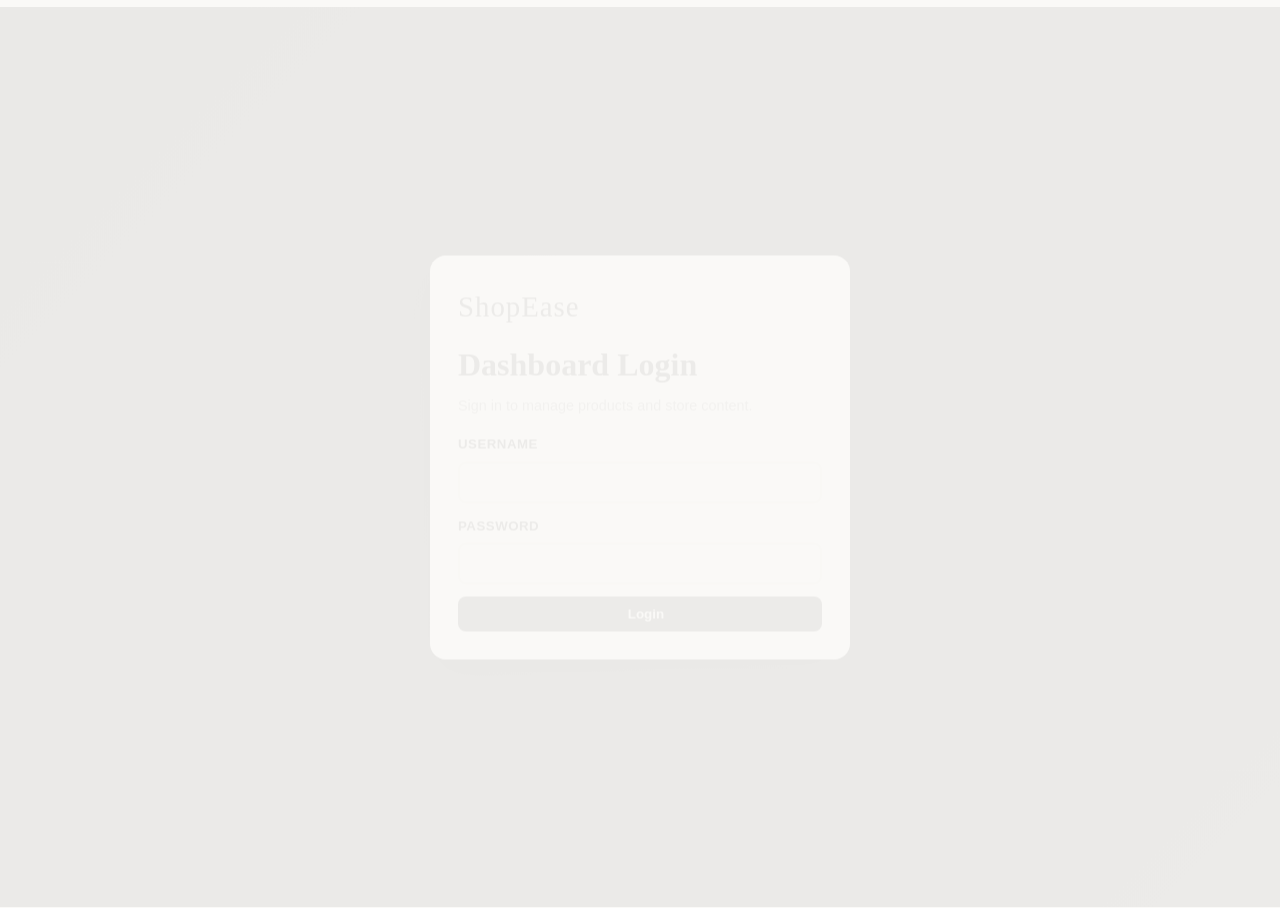
<file: github-repo/admin.html>
<!DOCTYPE html>
<html lang="en">
<head>
  <meta charset="UTF-8" />
  <meta name="viewport" content="width=device-width, initial-scale=1.0" />
  <title>Admin Dashboard - ShopEase</title>
  <link href="https://fonts.googleapis.com/css2?family=Playfair+Display:ital,wght@0,600;0,700;1,600&family=Lato:wght@400;600;700&display=swap" rel="stylesheet" />
  <link rel="stylesheet" href="https://cdnjs.cloudflare.com/ajax/libs/font-awesome/6.4.0/css/all.min.css" />
  <link rel="stylesheet" href="style.css" />
</head>
<body>
  <header class="header">
    <div class="top-bar">Professional Ecommerce Admin Panel</div>
    <nav class="nav-main container">
      <a href="index.html" class="logo">Shop<span>Ease</span></a>
      <ul class="nav-links">
        <li><a href="index.html">Home</a></li>
        <li><a href="shop.html">Shop</a></li>
      </ul>
      <button class="cart-btn" id="adminLogoutBtn" type="button">
        <i class="fas fa-right-from-bracket"></i> Logout
      </button>
    </nav>
  </header>

  <main class="admin-page" id="adminApp">
    <div class="container admin-shell">
      <aside class="admin-sidebar">
        <h2>Dashboard</h2>
        <button class="admin-nav-btn active" data-tab="overview"><i class="fas fa-chart-line"></i> Overview</button>
        <button class="admin-nav-btn" data-tab="products"><i class="fas fa-box"></i> Products</button>
        <button class="admin-nav-btn" data-tab="orders"><i class="fas fa-bag-shopping"></i> Orders</button>
        <button class="admin-nav-btn" data-tab="reviews"><i class="fas fa-star"></i> Reviews</button>
        <button class="admin-nav-btn" data-tab="customize"><i class="fas fa-sliders"></i> Customize</button>
      </aside>

      <section class="admin-content">
        <div class="admin-tab-panel" data-tab-panel="overview">
          <div class="admin-stats-grid admin-kpi-grid">
            <div class="admin-stat-card"><span>Total Revenue</span><strong id="kpiRevenue">Rs. 0</strong></div>
            <div class="admin-stat-card"><span>Total Orders</span><strong id="kpiOrders">0</strong></div>
            <div class="admin-stat-card"><span>Total Products</span><strong id="kpiProducts">0</strong></div>
            <div class="admin-stat-card"><span>Pending Orders</span><strong id="kpiPending">0</strong></div>
            <div class="admin-stat-card"><span>Delivered Orders</span><strong id="kpiDelivered">0</strong></div>
            <div class="admin-stat-card"><span>Categories</span><strong id="kpiCategories">0</strong></div>
            <div class="admin-stat-card"><span>Average Order</span><strong id="kpiAvgOrder">Rs. 0</strong></div>
            <div class="admin-stat-card"><span>Low Stock Items</span><strong id="kpiLowStock">0</strong></div>
          </div>
          <div class="admin-overview-grid">
            <section class="admin-panel">
              <h2>Order Status Overview</h2>
              <div class="admin-status-chart" id="overviewStatusChart"></div>
            </section>
            <section class="admin-panel">
              <h2>Top Performing Products</h2>
              <div class="admin-top-products" id="overviewTopProducts"></div>
            </section>
          </div>
          <section class="admin-panel">
            <h2>Data Recovery</h2>
            <p class="admin-hint">If product pages break because of corrupted or oversized saved product data, use this to restore clean default products.</p>
            <button type="button" class="btn-admin btn-admin-danger" id="resetProductsBtn">
              <i class="fas fa-triangle-exclamation"></i> Reset Product Data
            </button>
          </section>
        </div>

        <div class="admin-tab-panel" data-tab-panel="products" style="display:none;">
          <div class="admin-layout products-layout">
            <section class="admin-panel">
              <div class="admin-table-head">
                <h2>Products List</h2>
                <div class="admin-reviews-filters">
                  <button type="button" class="btn-admin btn-admin-primary" id="adminOpenNewProductBtn">
                    <i class="fas fa-plus"></i> Add New Product
                  </button>
                  <div class="shop-search">
                    <input id="adminSearch" type="text" placeholder="Search by name, category, ID, SKU..." />
                    <button type="button"><i class="fas fa-search"></i></button>
                  </div>
                </div>
              </div>
              <div class="admin-table-wrap">
                <table class="admin-table">
                  <thead>
                    <tr>
                      <th>ID</th>
                      <th>Product</th>
                      <th>Price</th>
                      <th>Stock</th>
                      <th>Original</th>
                      <th>Rating</th>
                      <th>Actions</th>
                    </tr>
                  </thead>
                  <tbody id="adminProductsTableBody"></tbody>
                </table>
                <div class="admin-empty" id="adminEmptyState">No products found.</div>
              </div>
            </section>

            <section class="admin-panel admin-product-editor-panel" id="adminProductEditorPanel">
              <div class="admin-editor-head">
                <h2>Product Editor</h2>
                <button type="button" class="btn-admin btn-admin-light admin-editor-toggle" id="adminProductEditorToggleBtn" aria-expanded="false" aria-controls="adminProductEditorBody">
                  <i class="fas fa-chevron-down"></i>
                </button>
              </div>
              <div class="admin-editor-body" id="adminProductEditorBody">
                <p id="adminEditingHint" class="admin-hint">Creating a new product</p>
                <form id="adminProductForm" class="admin-form admin-form-enhanced">
                <div class="form-group">
                  <label for="productName">Product Name</label>
                  <input id="productName" type="text" required />
                </div>
                <div class="form-row">
                  <div class="form-group">
                    <label for="productCategory">Category</label>
                    <select id="productCategory" required>
                      <option value="mens">Men's Wear</option>
                      <option value="womens">Women's Wear</option>
                      <option value="kids">Kids' Wear</option>
                      <option value="accessories">Accessories</option>
                      <option value="unstitched">Unstitched</option>
                      <option value="shoes">Shoes</option>
                    </select>
                  </div>
                  <div class="form-group">
                    <label for="productBadge">Badge</label>
                    <select id="productBadge" required>
                      <option value="new">New</option>
                      <option value="sale">Sale</option>
                    </select>
                  </div>
                </div>
                <div class="form-row">
                  <div class="form-group">
                    <label for="productPrice">Price</label>
                    <input id="productPrice" type="number" min="1" required />
                  </div>
                  <div class="form-group">
                    <label for="productOriginalPrice">Original Price</label>
                    <input id="productOriginalPrice" type="number" min="1" required />
                  </div>
                </div>
                <div class="form-row">
                  <div class="form-group">
                    <label for="productStock">Stock</label>
                    <input id="productStock" type="number" min="0" value="25" required />
                  </div>
                  <div class="form-group">
                    <label for="productSku">SKU</label>
                    <input id="productSku" type="text" placeholder="SE-0001" />
                  </div>
                </div>
                <div class="form-row">
                  <div class="form-group">
                    <label for="productRating">Rating (1 - 5)</label>
                    <input id="productRating" type="number" min="1" max="5" step="0.1" required />
                  </div>
                  <div class="form-group">
                    <label for="productReviews">Reviews Count</label>
                    <input id="productReviews" type="number" min="0" required />
                  </div>
                </div>
                <div class="form-group">
                  <label for="productImage">Image URL</label>
                  <input id="productImage" type="url" required />
                </div>
                <div class="form-group">
                  <label for="productGalleryUpload">Upload Multiple Images</label>
                  <input id="productGalleryUpload" type="file" accept="image/*" multiple />
                </div>
                <div class="form-group">
                  <label for="productGalleryUrl">Add Gallery Image URL</label>
                  <div class="admin-inline-inputs">
                    <input id="productGalleryUrl" type="url" placeholder="https://example.com/image.jpg" />
                    <button class="btn-admin btn-admin-light" type="button" id="addGalleryUrlBtn"><i class="fas fa-plus"></i> Add</button>
                  </div>
                </div>
                <div class="form-group">
                  <label>Gallery Images (Arrange order)</label>
                  <div class="admin-gallery-list" id="adminGalleryList"></div>
                </div>
                <div class="form-group">
                  <label for="productDescription">Description</label>
                  <textarea id="productDescription" rows="4" required></textarea>
                </div>
                <div class="form-group">
                  <label for="productHighlights">About This Item Points (one per line)</label>
                  <textarea id="productHighlights" rows="4" placeholder="Premium quality material with comfortable all-day feel.&#10;Designed for style, durability, and easy maintenance."></textarea>
                </div>
                <div class="admin-form-actions">
                  <button type="submit" class="btn-admin btn-admin-primary"><i class="fas fa-plus"></i> Add Product</button>
                  <button type="button" class="btn-admin btn-admin-light" id="resetProductForm"><i class="fas fa-rotate-left"></i> Reset</button>
                </div>
                </form>
              </div>
            </section>

            <section class="admin-panel admin-product-editor-panel">
              <div class="admin-editor-head">
                <h2>Product Categories</h2>
                <button type="button" class="btn-admin btn-admin-light admin-editor-toggle" id="adminCategoryToggleBtn" aria-expanded="false" aria-controls="adminCategoryBody">
                  <i class="fas fa-chevron-down"></i>
                </button>
              </div>
              <div class="admin-editor-body" id="adminCategoryBody">
                <div class="form-row">
                  <div class="form-group">
                    <label for="cmsCategoryLabel">Category Label</label>
                    <input id="cmsCategoryLabel" type="text" placeholder="e.g. Formal Wear" />
                  </div>
                  <div class="form-group">
                    <label for="cmsCategorySlug">Category Slug</label>
                    <input id="cmsCategorySlug" type="text" placeholder="e.g. formal-wear" />
                  </div>
                </div>
                <div class="admin-form-actions" style="margin-top:0;">
                  <button type="button" class="btn-admin btn-admin-light" id="cmsAddCategoryBtn"><i class="fas fa-plus"></i> Add Category</button>
                </div>
                <div class="admin-simple-list" id="cmsCategoryList"></div>
              </div>
            </section>
          </div>
        </div>

        <div class="admin-tab-panel" data-tab-panel="orders" style="display:none;">
          <section class="admin-panel">
            <div class="admin-table-head">
              <h2>Orders Management <span class="admin-subtext" id="adminOrdersCount">0 orders</span></h2>
              <div class="admin-reviews-filters">
                <select id="adminOrderStatusFilter" class="admin-order-status-select">
                  <option value="all">All Statuses</option>
                  <option value="Pending">Pending</option>
                  <option value="Processing">Processing</option>
                  <option value="Shipped">Shipped</option>
                  <option value="Delivered">Delivered</option>
                  <option value="Cancelled">Cancelled</option>
                </select>
                <div class="shop-search">
                  <input id="adminOrderSearch" type="text" placeholder="Search by order ID, name, phone, status..." />
                  <button type="button"><i class="fas fa-search"></i></button>
                </div>
              </div>
            </div>
            <div class="admin-table-wrap">
              <table class="admin-table">
                <thead>
                  <tr>
                    <th>Order ID</th>
                    <th>Customer</th>
                    <th>Items</th>
                    <th>Total</th>
                    <th>Date</th>
                    <th>Status</th>
                    <th>Update</th>
                    <th>View</th>
                  </tr>
                </thead>
                <tbody id="adminOrdersTableBody"></tbody>
              </table>
              <div class="admin-empty" id="adminOrdersEmptyState">No orders found.</div>
            </div>
          </section>
        </div>

        <div class="admin-tab-panel" data-tab-panel="reviews" style="display:none;">
          <section class="admin-panel">
            <div class="admin-table-head">
              <h2>Reviews Moderation <span class="admin-subtext" id="adminReviewsCount">0 reviews</span></h2>
              <div class="admin-reviews-filters">
                <select id="adminReviewProductFilter" class="admin-order-status-select">
                  <option value="all">All Products</option>
                </select>
                <div class="shop-search">
                  <input id="adminReviewSearch" type="text" placeholder="Search by product, reviewer, status..." />
                  <button type="button"><i class="fas fa-search"></i></button>
                </div>
              </div>
            </div>
            <div class="admin-table-wrap">
              <table class="admin-table">
                <thead>
                  <tr>
                    <th>Product</th>
                    <th>Reviewer</th>
                    <th>Rating</th>
                    <th>Status</th>
                    <th>Date</th>
                    <th>Actions</th>
                  </tr>
                </thead>
                <tbody id="adminReviewsTableBody"></tbody>
              </table>
              <div class="admin-empty" id="adminReviewsEmptyState">No reviews found.</div>
            </div>
          </section>
        </div>

        <div class="admin-tab-panel" data-tab-panel="customize" style="display:none;">
          <section class="admin-panel">
            <h2>Site Identity</h2>
            <div class="form-row">
              <div class="form-group">
                <label for="cmsSiteName">Website Name</label>
                <input id="cmsSiteName" type="text" />
              </div>
              <div class="form-group">
                <label for="cmsSlogan">Slogan</label>
                <input id="cmsSlogan" type="text" />
              </div>
            </div>
            <div class="form-row">
              <div class="form-group">
                <label for="cmsTopBarText">Top News Bar Text</label>
                <input id="cmsTopBarText" type="text" placeholder="Enter top bar announcement text" />
              </div>
              <div class="form-group">
                <label for="cmsTopBarEnabled">Top News Bar</label>
                <div class="admin-checkbox-row">
                  <input id="cmsTopBarEnabled" type="checkbox" class="admin-theme-checkbox" />
                  <span>Enable top news bar</span>
                </div>
              </div>
            </div>
            <div class="form-row">
              <div class="form-group">
                <label for="cmsPhone">Phone</label>
                <input id="cmsPhone" type="text" placeholder="e.g. 0300-1234567" />
              </div>
              <div class="form-group">
                <label for="cmsEmail">Email Address</label>
                <input id="cmsEmail" type="text" placeholder="e.g. support@shopease.pk" />
              </div>
            </div>
            <div class="form-row">
              <div class="form-group">
                <label for="cmsCurrencyPreset">Country & Currency</label>
                <select id="cmsCurrencyPreset"></select>
              </div>
            </div>
            <div class="form-group">
              <label for="cmsOfficeAddress">Office Address</label>
              <input id="cmsOfficeAddress" type="text" placeholder="e.g. Clifton Block 5, Karachi, Sindh, Pakistan" />
            </div>
            <div class="form-group">
              <label for="cmsFooterBrandText">Footer Brand Text</label>
              <input id="cmsFooterBrandText" type="text" placeholder="Text shown below site name in footer" />
            </div>
            <div class="form-group">
              <label for="cmsLogoUpload">Upload Logo</label>
              <input id="cmsLogoUpload" type="file" accept="image/*" />
              <div id="cmsLogoPreview" class="admin-logo-preview"></div>
            </div>
          </section>

          <section class="admin-panel" style="margin-top:14px;">
            <button type="button" class="btn-admin btn-admin-primary" id="cmsSaveAllBtn"><i class="fas fa-floppy-disk"></i> Save All Customization</button>
          </section>
        </div>
      </section>
    </div>
  </main>

  <div class="toast" id="toast">
    <i class="fas fa-check-circle"></i>
    <span>Saved</span>
  </div>

  <div class="admin-modal-backdrop" id="orderDetailsModal">
    <div class="admin-modal">
      <div class="admin-modal-head">
        <h3>Order Details</h3>
        <button class="btn-admin btn-admin-light" type="button" id="closeOrderModalBtn"><i class="fas fa-xmark"></i> Close</button>
      </div>
      <div class="admin-modal-body" id="orderDetailsContent"></div>
    </div>
  </div>

  <div class="admin-modal-backdrop" id="reviewDetailsModal">
    <div class="admin-modal">
      <div class="admin-modal-head">
        <h3>Review Details</h3>
        <button class="btn-admin btn-admin-light" type="button" id="closeReviewModalBtn"><i class="fas fa-xmark"></i> Close</button>
      </div>
      <div class="admin-modal-body" id="reviewDetailsContent"></div>
    </div>
  </div>

  <script src="script.js"></script>
</body>
</html>
</file>
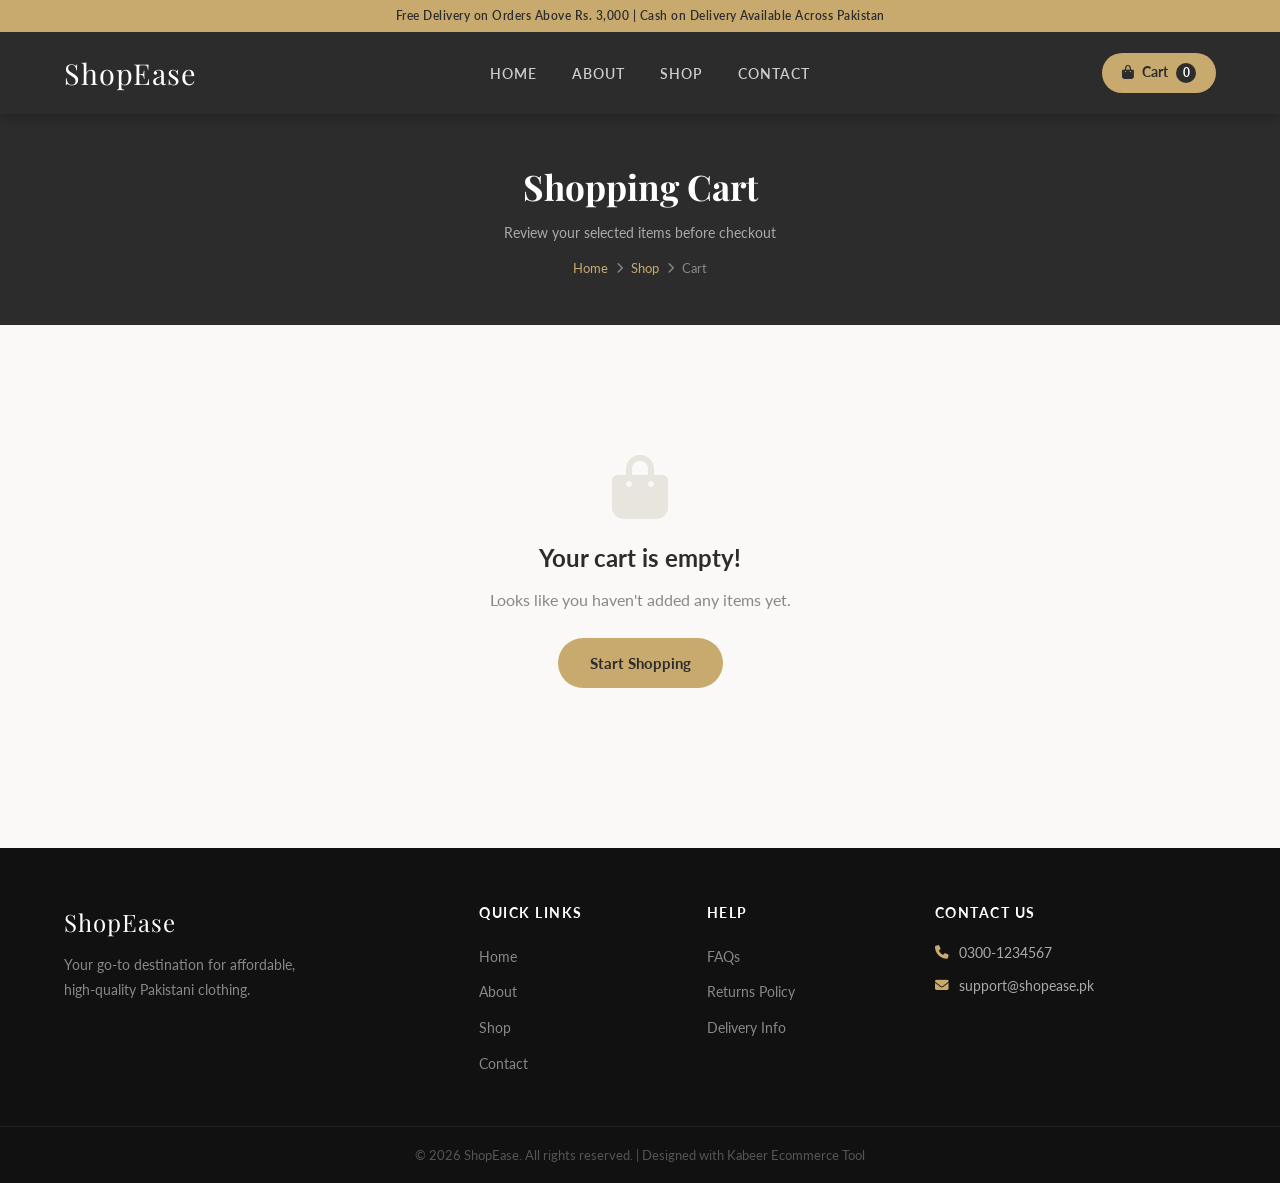
<file: github-repo/cart.html>
<!DOCTYPE html>
<html lang="en">
<head>
  <meta charset="UTF-8" />
  <meta name="viewport" content="width=device-width, initial-scale=1.0" />
  <title>My Cart - ShopEase Pakistan</title>
  <link href="https://fonts.googleapis.com/css2?family=Playfair+Display:ital,wght@0,600;0,700;1,600&family=Lato:wght@400;600;700&display=swap" rel="stylesheet" />
  <link rel="stylesheet" href="https://cdnjs.cloudflare.com/ajax/libs/font-awesome/6.4.0/css/all.min.css" />
  <link rel="stylesheet" href="style.css" />
</head>
<body>

  <!-- ===================== HEADER ===================== -->
  <header class="header">
    <div class="top-bar">
      🚚 Free Delivery on Orders Above Rs. 3,000 &nbsp;|&nbsp; Cash on Delivery Available Across Pakistan
    </div>
    <nav class="nav-main container">
      <a href="index.html" class="logo">Shop<span>Ease</span></a>
      <ul class="nav-links">
        <li><a href="index.html">Home</a></li>
        <li><a href="about.html">About</a></li>
        <li><a href="shop.html">Shop</a></li>
        <li><a href="contact.html">Contact</a></li>
      </ul>
      <a href="cart.html" class="cart-btn">
        <i class="fas fa-shopping-bag"></i>
        Cart
        <span class="cart-badge" id="cartBadge">0</span>
      </a>
    </nav>
  </header>

  <!-- ===================== PAGE BANNER ===================== -->
  <section class="page-banner">
    <div class="container">
      <h1>Shopping Cart</h1>
      <p>Review your selected items before checkout</p>
      <!-- Breadcrumb navigation -->
      <div class="breadcrumb">
        <a href="index.html">Home</a>
        <i class="fas fa-chevron-right" style="font-size:0.7rem"></i>
        <a href="shop.html">Shop</a>
        <i class="fas fa-chevron-right" style="font-size:0.7rem"></i>
        <span>Cart</span>
      </div>
    </div>
  </section>

  <!-- ===================== CART CONTENT ===================== -->
  <main class="cart-page">
    <div class="container">

      <!-- Cart layout: two columns — items left, summary right -->
      <div class="cart-layout" id="cartLayout">

        <!-- Left column: list of cart items -->
        <div class="cart-items-col">
          <h2>Your Items</h2>
          <!-- Cart items are loaded here by JavaScript -->
          <div id="cartItems"></div>
        </div>

        <!-- Right column: order summary + checkout -->
        <div class="cart-summary">
          <h3>Order Summary</h3>

          <!-- Price rows -->
          <div class="summary-row">
            <span>Subtotal:</span>
            <span id="subtotal">Rs. 0</span>
          </div>
          <div class="summary-row">
            <span>Shipping:</span>
            <span id="shipping">Rs. 0</span>
          </div>
          <div class="summary-row total">
            <span>Grand Total:</span>
            <span id="grandTotal">Rs. 200</span>
          </div>

          <!-- Payment method — only COD is available -->
          <div class="cod-box">
            <i class="fas fa-money-bill-wave"></i>
            <div>
              <strong>Cash on Delivery</strong>
              <p>Pay in cash when your order arrives. No card needed!</p>
            </div>
          </div>

          <!-- Proceed to checkout button — goes to order form page -->
          <a href="order.html" class="btn-checkout">
            Proceed to Checkout <i class="fas fa-arrow-right"></i>
          </a>

          <!-- Continue shopping link -->
          <a href="shop.html" class="continue-link">
            <i class="fas fa-arrow-left"></i> Continue Shopping
          </a>
        </div>

      </div>

      <!-- Empty cart message (shown when cart has no items) -->
      <div class="empty-cart" id="emptyCart" style="display:none">
        <i class="fas fa-shopping-bag"></i>
        <h3>Your cart is empty!</h3>
        <p>Looks like you haven't added any items yet.</p>
        <a href="shop.html" class="btn-primary">Start Shopping</a>
      </div>

    </div>
  </main>

  <!-- ===================== FOOTER ===================== -->
  <footer class="footer">
    <div class="container footer-grid">
      <div class="footer-brand">
        <a href="index.html" class="logo">Shop<span>Ease</span></a>
        <p>Your go-to destination for affordable, high-quality Pakistani clothing.</p>
      </div>
      <div class="footer-col">
        <h4>Quick Links</h4>
        <ul>
          <li><a href="index.html">Home</a></li>
          <li><a href="about.html">About Us</a></li>
          <li><a href="shop.html">Shop</a></li>
          <li><a href="contact.html">Contact</a></li>
        </ul>
      </div>
      <div class="footer-col">
        <h4>Help</h4>
        <ul>
          <li><a href="contact.html">FAQs</a></li>
          <li><a href="contact.html">Returns Policy</a></li>
          <li><a href="contact.html">Delivery Info</a></li>
        </ul>
      </div>
      <div class="footer-col">
        <h4>Contact Us</h4>
        <div class="footer-contact-item"><i class="fas fa-phone"></i><span>0300-1234567</span></div>
        <div class="footer-contact-item"><i class="fas fa-envelope"></i><span>support@shopease.pk</span></div>
      </div>
    </div>
    <div class="footer-bottom">
      <p>&copy; 2026 ShopEase Pakistan. All rights reserved.</p>
    </div>
  </footer>

  <script src="script.js"></script>

</body>
</html>
</file>
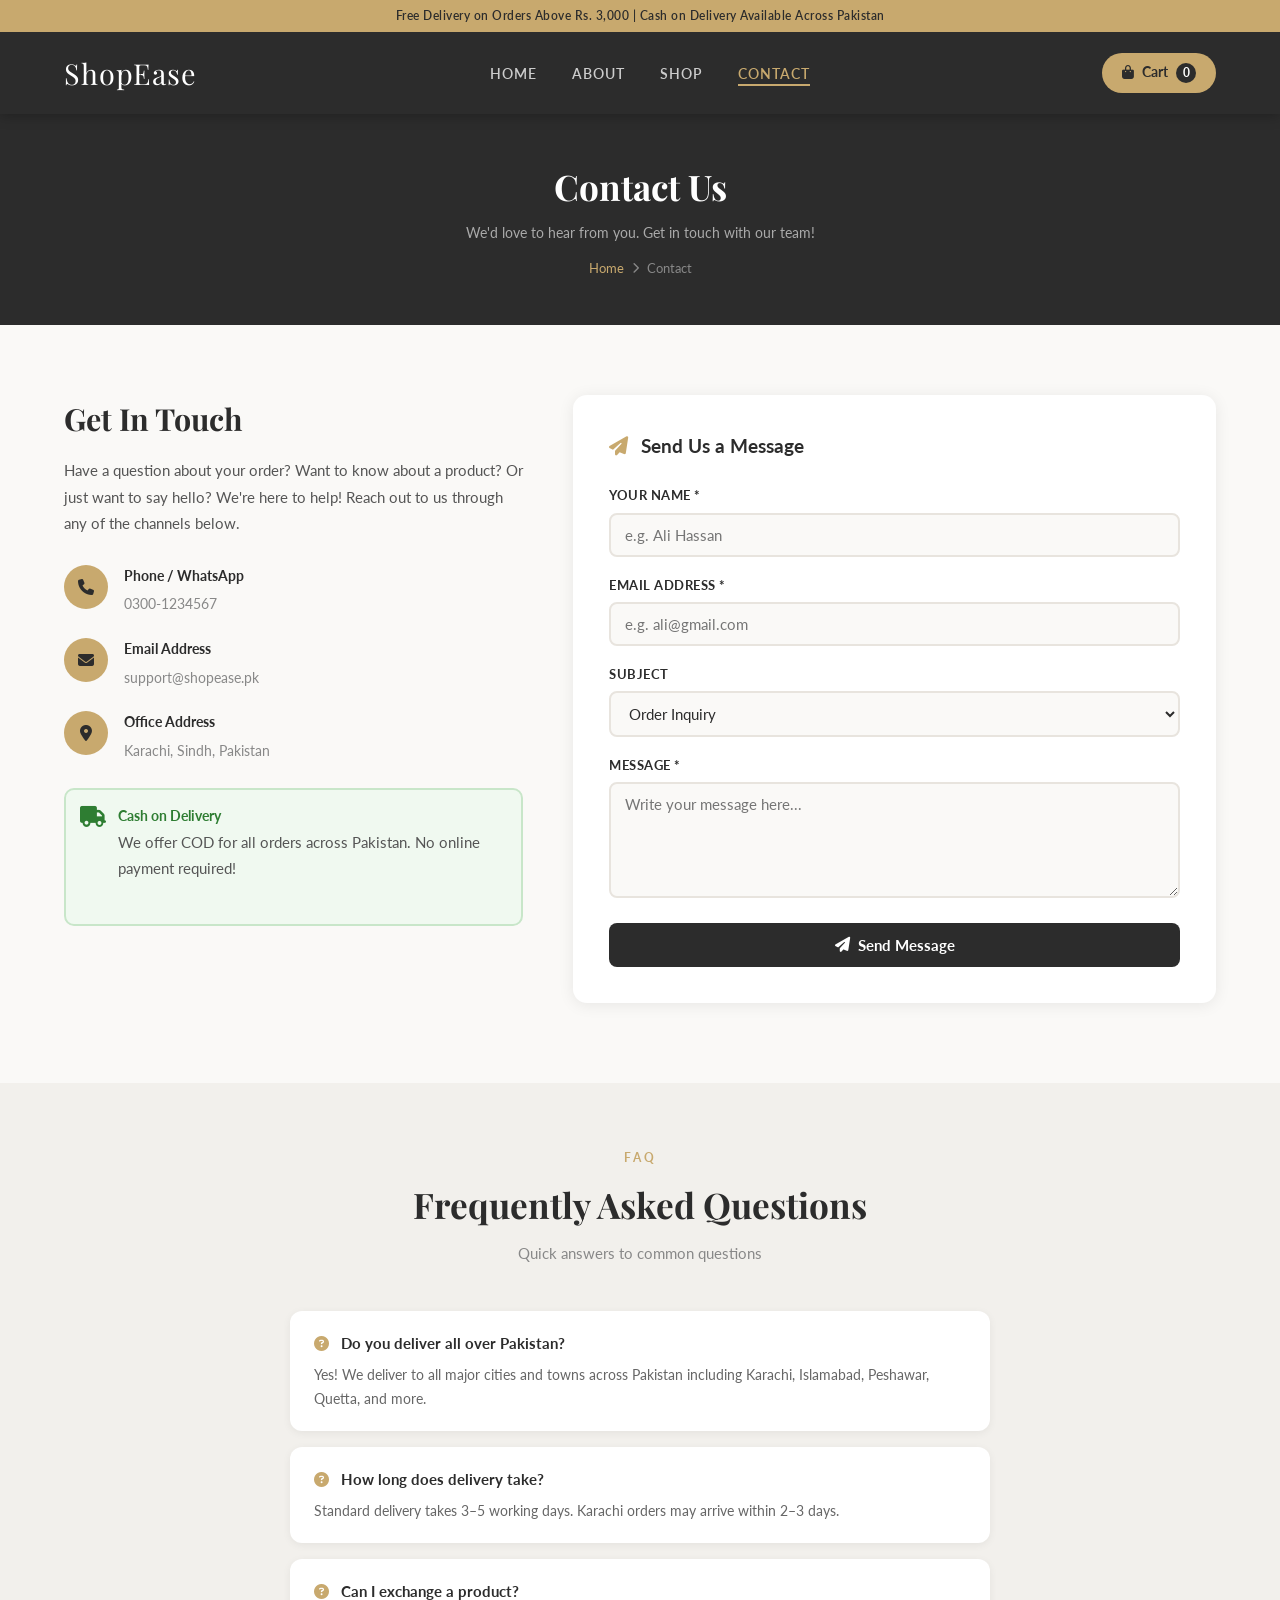
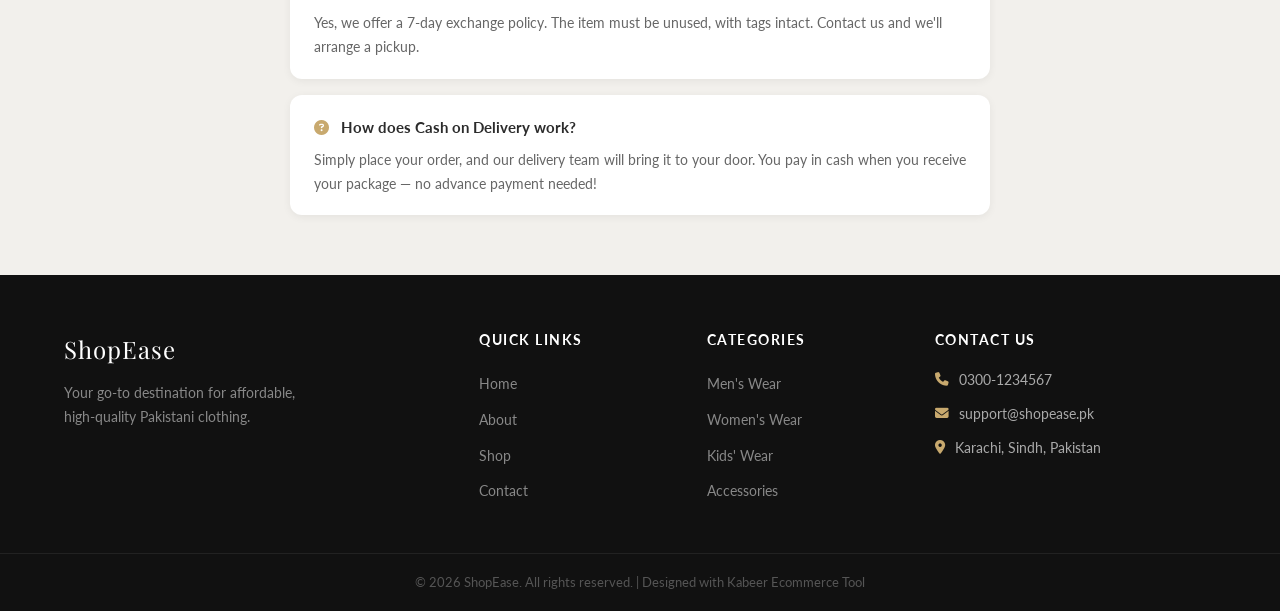
<file: github-repo/contact.html>
<!DOCTYPE html>
<html lang="en">
<head>
  <meta charset="UTF-8" />
  <meta name="viewport" content="width=device-width, initial-scale=1.0" />
  <title>Contact Us - ShopEase Pakistan</title>
  <link href="https://fonts.googleapis.com/css2?family=Playfair+Display:ital,wght@0,600;0,700;1,600&family=Lato:wght@400;600;700&display=swap" rel="stylesheet" />
  <link rel="stylesheet" href="https://cdnjs.cloudflare.com/ajax/libs/font-awesome/6.4.0/css/all.min.css" />
  <link rel="stylesheet" href="style.css" />
</head>
<body>

  <!-- ===================== HEADER ===================== -->
  <header class="header">
    <div class="top-bar">
      🚚 Free Delivery on Orders Above Rs. 3,000 &nbsp;|&nbsp; Cash on Delivery Available Across Pakistan
    </div>
    <nav class="nav-main container">
      <a href="index.html" class="logo">Shop<span>Ease</span></a>
      <ul class="nav-links">
        <li><a href="index.html">Home</a></li>
        <li><a href="about.html">About</a></li>
        <li><a href="shop.html">Shop</a></li>
        <li><a href="contact.html" class="active">Contact</a></li>
      </ul>
      <a href="cart.html" class="cart-btn">
        <i class="fas fa-shopping-bag"></i>
        Cart
        <span class="cart-badge" id="cartBadge">0</span>
      </a>
    </nav>
  </header>

  <!-- ===================== PAGE BANNER ===================== -->
  <section class="page-banner">
    <div class="container">
      <h1>Contact Us</h1>
      <p>We'd love to hear from you. Get in touch with our team!</p>
      <div class="breadcrumb">
        <a href="index.html">Home</a>
        <i class="fas fa-chevron-right" style="font-size:0.7rem"></i>
        <span>Contact</span>
      </div>
    </div>
  </section>

  <!-- ===================== CONTACT SECTION ===================== -->
  <section class="contact-section">
    <div class="container contact-grid">

      <!-- Left column: contact information -->
      <div class="contact-info">
        <h2>Get In Touch</h2>
        <p>
          Have a question about your order? Want to know about a product? Or just want to say hello?
          We're here to help! Reach out to us through any of the channels below.
        </p>

        <!-- Phone -->
        <div class="info-item">
          <div class="info-icon">
            <i class="fas fa-phone"></i>
          </div>
          <div class="info-text">
            <strong>Phone / WhatsApp</strong>
            <span>0300-1234567</span>
          </div>
        </div>

        <!-- Email -->
        <div class="info-item">
          <div class="info-icon">
            <i class="fas fa-envelope"></i>
          </div>
          <div class="info-text">
            <strong>Email Address</strong>
            <span>support@shopease.pk</span>
          </div>
        </div>

        <!-- Address -->
        <div class="info-item">
          <div class="info-icon">
            <i class="fas fa-map-marker-alt"></i>
          </div>
          <div class="info-text">
            <strong>Office Address</strong>
            <span>Clifton Block 5, Karachi, Sindh, Pakistan</span>
          </div>
        </div>

        <!-- Note about COD -->
        <div class="cod-box" style="margin-top:25px;">
          <i class="fas fa-truck" style="color:#2e7d32"></i>
          <div>
            <strong style="color:#2e7d32">Cash on Delivery</strong>
            <p>We offer COD for all orders across Pakistan. No online payment required!</p>
          </div>
        </div>

      </div>

      <!-- Right column: contact form -->
      <div class="contact-form-box">
        <h3><i class="fas fa-paper-plane" style="color:#c8a96e; margin-right:8px;"></i> Send Us a Message</h3>

        <!-- Name field -->
        <div class="form-group">
          <label>Your Name *</label>
          <input type="text" id="msgName" placeholder="e.g. Ali Hassan" />
        </div>

        <!-- Email field -->
        <div class="form-group">
          <label>Email Address *</label>
          <input type="email" id="msgEmail" placeholder="e.g. ali@gmail.com" />
        </div>

        <!-- Subject field -->
        <div class="form-group">
          <label>Subject</label>
          <!-- Dropdown with common topics -->
          <select id="msgSubject">
            <option>Order Inquiry</option>
            <option>Product Question</option>
            <option>Return / Exchange</option>
            <option>Delivery Issue</option>
            <option>General Feedback</option>
            <option>Other</option>
          </select>
        </div>

        <!-- Message textarea -->
        <div class="form-group">
          <label>Message *</label>
          <textarea id="msgText" rows="5" placeholder="Write your message here..."></textarea>
        </div>

        <!-- Send button — calls sendMessage() from script.js -->
        <button class="btn-send" onclick="sendMessage()">
          <i class="fas fa-paper-plane"></i> Send Message
        </button>

        <!-- Success message (hidden by default, shown after submit) -->
        <div class="form-success" id="contactSuccess">
          <i class="fas fa-check-circle" style="margin-right:8px;"></i>
          Message sent successfully! We'll reply within 24 hours.
        </div>

      </div>

    </div>
  </section>

  <!-- ===================== FAQ SECTION ===================== -->
  <section style="background:#f2f0ec; padding:60px 0;">
    <div class="container">
      <div class="section-title">
        <div class="label">FAQ</div>
        <h2>Frequently Asked Questions</h2>
        <p>Quick answers to common questions</p>
      </div>

      <!-- FAQ items -->
      <div style="max-width:700px; margin:0 auto; display:flex; flex-direction:column; gap:16px;">

        <!-- Each FAQ item is a simple styled box -->
        <div style="background:white;border-radius:12px;padding:20px 24px;box-shadow:0 2px 8px rgba(0,0,0,0.06);">
          <h4 style="color:#2c2c2c;margin-bottom:8px;font-size:0.95rem;">
            <i class="fas fa-question-circle" style="color:#c8a96e;margin-right:8px;"></i>
            Do you deliver all over Pakistan?
          </h4>
          <p style="color:#666;font-size:0.88rem;line-height:1.7;">Yes! We deliver to all major cities and towns across Pakistan including Karachi, Islamabad, Peshawar, Quetta, and more.</p>
        </div>

        <div style="background:white;border-radius:12px;padding:20px 24px;box-shadow:0 2px 8px rgba(0,0,0,0.06);">
          <h4 style="color:#2c2c2c;margin-bottom:8px;font-size:0.95rem;">
            <i class="fas fa-question-circle" style="color:#c8a96e;margin-right:8px;"></i>
            How long does delivery take?
          </h4>
          <p style="color:#666;font-size:0.88rem;line-height:1.7;">Standard delivery takes 3–5 working days. Karachi orders may arrive within 2–3 days.</p>
        </div>

        <div style="background:white;border-radius:12px;padding:20px 24px;box-shadow:0 2px 8px rgba(0,0,0,0.06);">
          <h4 style="color:#2c2c2c;margin-bottom:8px;font-size:0.95rem;">
            <i class="fas fa-question-circle" style="color:#c8a96e;margin-right:8px;"></i>
            Can I exchange a product?
          </h4>
          <p style="color:#666;font-size:0.88rem;line-height:1.7;">Yes, we offer a 7-day exchange policy. The item must be unused, with tags intact. Contact us and we'll arrange a pickup.</p>
        </div>

        <div style="background:white;border-radius:12px;padding:20px 24px;box-shadow:0 2px 8px rgba(0,0,0,0.06);">
          <h4 style="color:#2c2c2c;margin-bottom:8px;font-size:0.95rem;">
            <i class="fas fa-question-circle" style="color:#c8a96e;margin-right:8px;"></i>
            How does Cash on Delivery work?
          </h4>
          <p style="color:#666;font-size:0.88rem;line-height:1.7;">Simply place your order, and our delivery team will bring it to your door. You pay in cash when you receive your package — no advance payment needed!</p>
        </div>

      </div>
    </div>
  </section>

  <!-- ===================== FOOTER ===================== -->
  <footer class="footer">
    <div class="container footer-grid">
      <div class="footer-brand">
        <a href="index.html" class="logo">Shop<span>Ease</span></a>
        <p>Your go-to destination for affordable, high-quality Pakistani clothing.</p>
      </div>
      <div class="footer-col">
        <h4>Quick Links</h4>
        <ul>
          <li><a href="index.html">Home</a></li>
          <li><a href="about.html">About Us</a></li>
          <li><a href="shop.html">Shop</a></li>
          <li><a href="contact.html">Contact</a></li>
        </ul>
      </div>
      <div class="footer-col">
        <h4>Categories</h4>
        <ul>
          <li><a href="shop.html?cat=mens">Men's Wear</a></li>
          <li><a href="shop.html?cat=womens">Women's Wear</a></li>
          <li><a href="shop.html?cat=kids">Kids' Wear</a></li>
          <li><a href="shop.html?cat=accessories">Accessories</a></li>
        </ul>
      </div>
      <div class="footer-col">
        <h4>Contact Us</h4>
        <div class="footer-contact-item"><i class="fas fa-phone"></i><span>0300-1234567</span></div>
        <div class="footer-contact-item"><i class="fas fa-envelope"></i><span>support@shopease.pk</span></div>
        <div class="footer-contact-item"><i class="fas fa-map-marker-alt"></i><span>Karachi, Pakistan</span></div>
      </div>
    </div>
    <div class="footer-bottom">
      <p>&copy; 2026 ShopEase Pakistan. All rights reserved.</p>
    </div>
  </footer>

  <script src="script.js"></script>

</body>
</html>
</file>
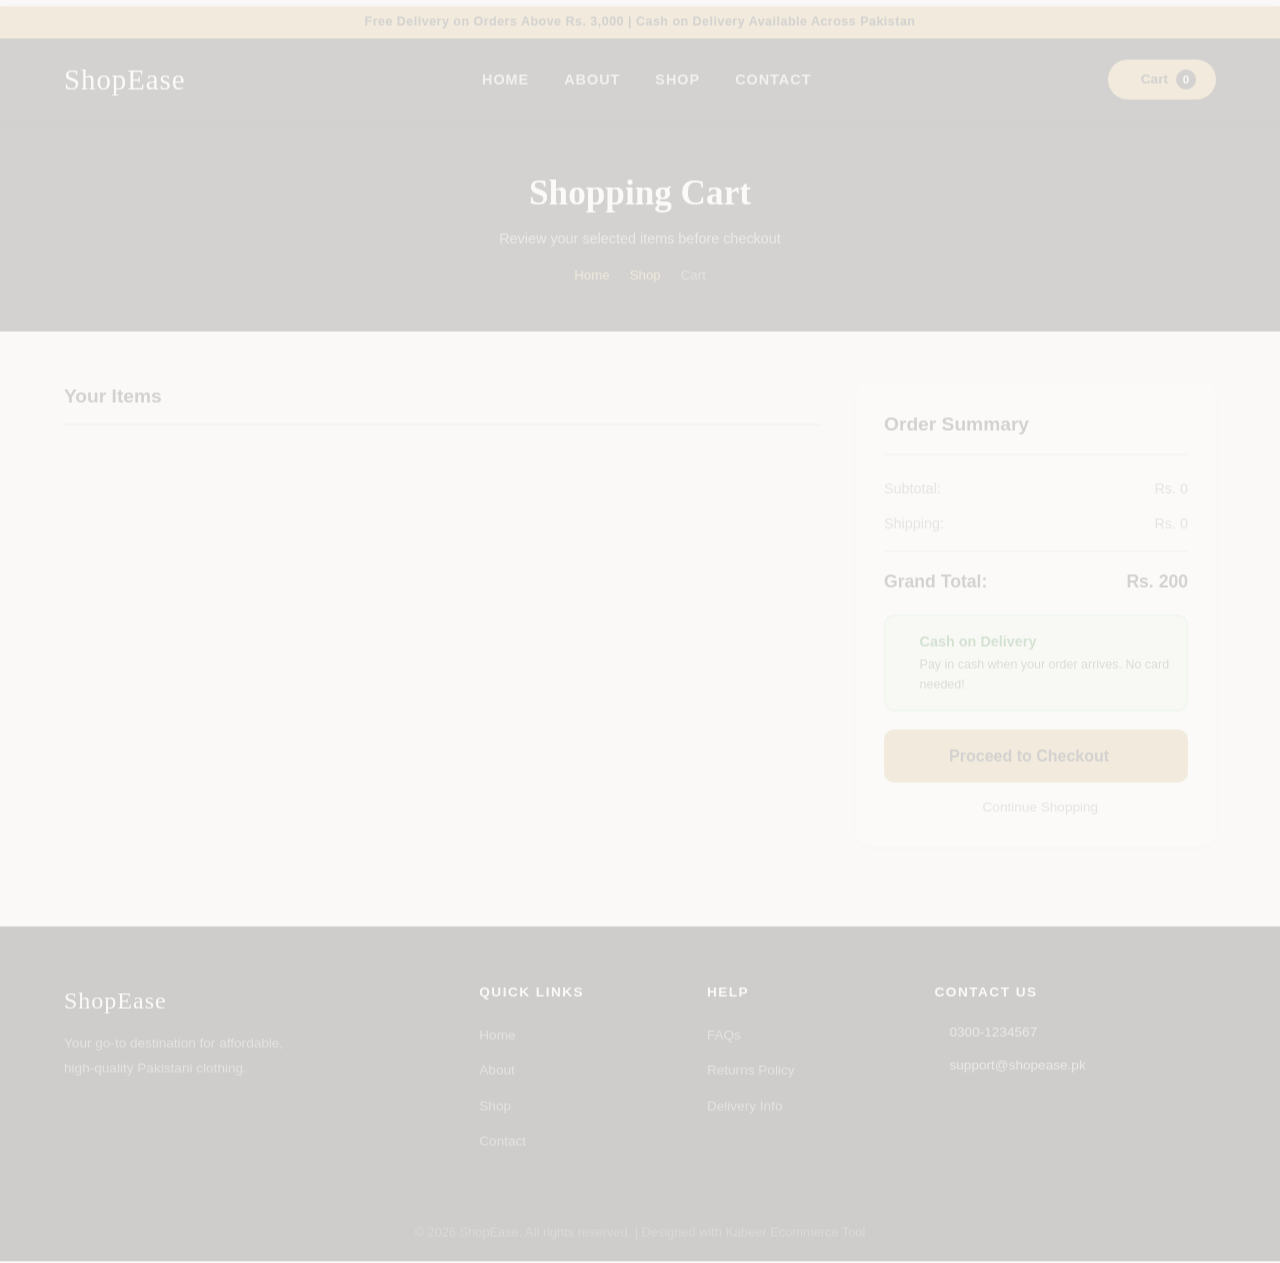
<file: github-repo/order.html>
<!DOCTYPE html>
<html lang="en">
<head>
  <meta charset="UTF-8" />
  <meta name="viewport" content="width=device-width, initial-scale=1.0" />
  <title>Checkout - ShopEase Pakistan</title>
  <link href="https://fonts.googleapis.com/css2?family=Playfair+Display:ital,wght@0,600;0,700;1,600&family=Lato:wght@400;600;700&display=swap" rel="stylesheet" />
  <link rel="stylesheet" href="https://cdnjs.cloudflare.com/ajax/libs/font-awesome/6.4.0/css/all.min.css" />
  <link rel="stylesheet" href="style.css" />
</head>
<body>

  <!-- ===================== HEADER ===================== -->
  <header class="header">
    <div class="top-bar">
      🚚 Free Delivery on Orders Above Rs. 3,000 &nbsp;|&nbsp; Cash on Delivery Available Across Pakistan
    </div>
    <nav class="nav-main container">
      <a href="index.html" class="logo">Shop<span>Ease</span></a>
      <ul class="nav-links">
        <li><a href="index.html">Home</a></li>
        <li><a href="about.html">About</a></li>
        <li><a href="shop.html">Shop</a></li>
        <li><a href="contact.html">Contact</a></li>
      </ul>
      <a href="cart.html" class="cart-btn">
        <i class="fas fa-shopping-bag"></i>
        Cart
        <span class="cart-badge" id="cartBadge">0</span>
      </a>
    </nav>
  </header>

  <!-- ===================== PAGE BANNER ===================== -->
  <section class="page-banner">
    <div class="container">
      <h1>Checkout</h1>
      <p>Fill in your delivery details to place the order</p>
      <!-- Breadcrumb -->
      <div class="breadcrumb">
        <a href="index.html">Home</a>
        <i class="fas fa-chevron-right" style="font-size:0.7rem"></i>
        <a href="cart.html">Cart</a>
        <i class="fas fa-chevron-right" style="font-size:0.7rem"></i>
        <span>Checkout</span>
      </div>
    </div>
  </section>

  <!-- ===================== ORDER FORM SECTION ===================== -->
  <main class="order-page">
    <div class="container">

      <!-- Step progress bar — shows user is at step 2 (Delivery Info) -->
      <div class="steps-bar">
        <div class="step done">
          <div class="step-num"><i class="fas fa-check"></i></div>
          <span>Cart</span>
        </div>
        <div class="step-line"></div>
        <div class="step active">
          <div class="step-num">2</div>
          <span>Delivery Info</span>
        </div>
        <div class="step-line"></div>
        <div class="step">
          <div class="step-num">3</div>
          <span>Confirm</span>
        </div>
      </div>

      <!-- Two column layout: form left, summary right -->
      <div class="order-layout">

        <!-- LEFT: Delivery Information Form -->
        <div class="form-box">
          <h2><i class="fas fa-map-marker-alt" style="color:#c8a96e;margin-right:8px;"></i>Delivery Information</h2>

          <!-- Full name -->
          <div class="form-group">
            <label>Full Name *</label>
            <input type="text" id="custName" placeholder="e.g. Ahmed Ali Khan" />
          </div>

          <!-- Phone and email in one row -->
          <div class="form-row">
            <div class="form-group">
              <label>Phone Number *</label>
              <input type="tel" id="custPhone" placeholder="e.g. 0300-1234567" />
            </div>
            <div class="form-group">
              <label>Email (Optional)</label>
              <input type="email" id="custEmail" placeholder="e.g. ahmed@email.com" />
            </div>
          </div>

          <!-- Street address -->
          <div class="form-group">
            <label>Full Address *</label>
            <textarea id="custAddress" rows="3" placeholder="House No., Street, Area / Colony..."></textarea>
          </div>

          <!-- City and Province in one row -->
          <div class="form-row">
            <div class="form-group">
              <label>City *</label>
              <input type="text" id="custCity" placeholder="e.g. Karachi" />
            </div>
            <div class="form-group">
              <label>Province</label>
              <!-- Dropdown with all Pakistani provinces -->
              <select id="custProvince">
                <option value="Punjab">Punjab</option>
                <option value="Sindh">Sindh</option>
                <option value="KPK">Khyber Pakhtunkhwa (KPK)</option>
                <option value="Balochistan">Balochistan</option>
                <option value="Islamabad">Islamabad Capital Territory</option>
                <option value="AJK">Azad Kashmir (AJK)</option>
                <option value="GB">Gilgit-Baltistan</option>
              </select>
            </div>
          </div>

          <!-- Special instructions -->
          <div class="form-group">
            <label>Order Notes (Optional)</label>
            <textarea id="custNotes" rows="2" placeholder="Any special instructions for delivery..."></textarea>
          </div>

          <!-- COD Notice box — payment method -->
          <div class="cod-box">
            <i class="fas fa-money-bill-wave"></i>
            <div>
              <strong>Payment: Cash on Delivery</strong>
              <p>You will pay in cash when your order is delivered to your address.</p>
            </div>
          </div>

          <!-- Confirm order button — calls placeOrder() from script.js -->
          <button class="btn-place-order" onclick="placeOrder()">
            <i class="fas fa-check-circle"></i> Confirm & Place Order
          </button>

        </div>

        <!-- RIGHT: Order Summary Sidebar -->
        <div class="order-summary-box">
          <h3><i class="fas fa-receipt" style="color:#c8a96e;margin-right:8px;"></i>Your Order</h3>

          <!-- Mini product list — loaded by JavaScript from cart -->
          <div id="orderItemsList"></div>

          <!-- Totals -->
          <div class="summary-row" style="margin-top:16px;">
            <span>Subtotal:</span>
            <span id="orderSubtotal">Rs. 0</span>
          </div>
          <div class="summary-row">
            <span>Shipping:</span>
            <span id="orderShipping">Rs. 0</span>
          </div>
          <div class="summary-row total">
            <span>Grand Total:</span>
            <span id="orderTotal">Rs. 0</span>
          </div>

          <!-- Edit cart link -->
          <a href="cart.html" style="display:block;text-align:center;margin-top:16px;color:#888;text-decoration:none;font-size:0.83rem;">
            <i class="fas fa-edit"></i> Edit Cart
          </a>
        </div>

      </div>
    </div>
  </main>

  <!-- ===================== FOOTER ===================== -->
  <footer class="footer">
    <div class="footer-bottom">
      <p>&copy; 2026 ShopEase Pakistan. All rights reserved.</p>
    </div>
  </footer>

  <script src="script.js"></script>

</body>
</html>
</file>
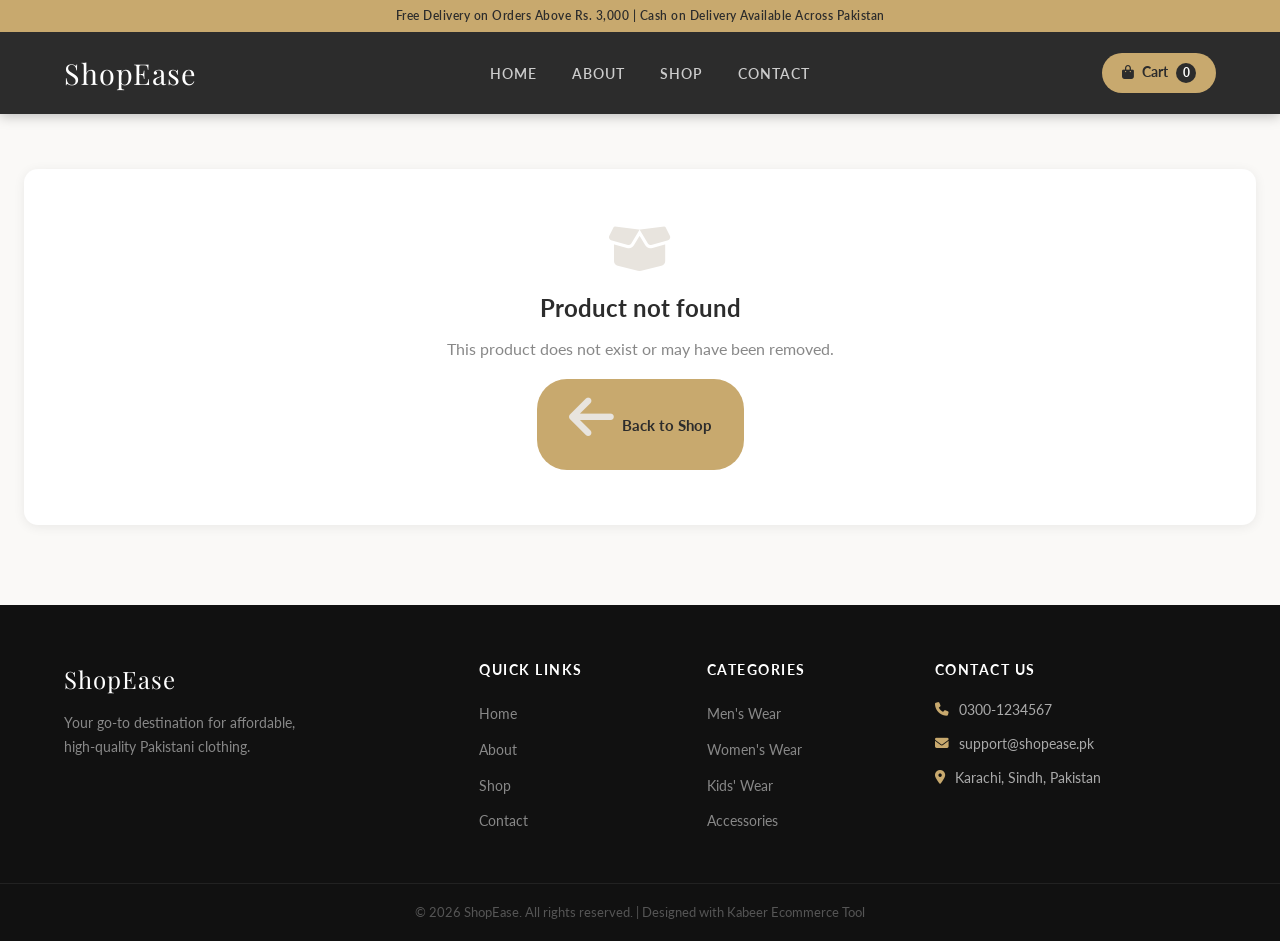
<file: github-repo/product.html>
<!DOCTYPE html>
<html lang="en">
<head>
  <meta charset="UTF-8" />
  <meta name="viewport" content="width=device-width, initial-scale=1.0" />
  <title>Product Details - ShopEase Pakistan</title>
  <link href="https://fonts.googleapis.com/css2?family=Playfair+Display:ital,wght@0,600;0,700;1,600&family=Lato:wght@400;600;700&display=swap" rel="stylesheet" />
  <link rel="stylesheet" href="https://cdnjs.cloudflare.com/ajax/libs/font-awesome/6.4.0/css/all.min.css" />
  <link rel="stylesheet" href="style.css" />
</head>
<body>

  <!-- ===================== HEADER ===================== -->
  <header class="header">
    <div class="top-bar">
      🚚 Free Delivery on Orders Above Rs. 3,000 &nbsp;|&nbsp; Cash on Delivery Available Across Pakistan
    </div>
    <nav class="nav-main container">
      <a href="index.html" class="logo">Shop<span>Ease</span></a>
      <ul class="nav-links">
        <li><a href="index.html">Home</a></li>
        <li><a href="about.html">About</a></li>
        <li><a href="shop.html" class="active">Shop</a></li>
        <li><a href="contact.html">Contact</a></li>
      </ul>
      <a href="cart.html" class="cart-btn">
        <i class="fas fa-shopping-bag"></i>
        Cart
        <span class="cart-badge" id="cartBadge">0</span>
      </a>
    </nav>
  </header>

  <section class="product-detail-page" id="productDetailPage">
    <div class="container" id="productDetailContent">
      <!-- Product content is injected by JavaScript -->
    </div>
  </section>

  <!-- ===================== FOOTER ===================== -->
  <footer class="footer">
    <div class="container footer-grid">
      <div class="footer-brand">
        <a href="index.html" class="logo">Shop<span>Ease</span></a>
        <p>Your go-to destination for affordable, high-quality Pakistani clothing.</p>
      </div>
      <div class="footer-col">
        <h4>Quick Links</h4>
        <ul>
          <li><a href="index.html">Home</a></li>
          <li><a href="about.html">About Us</a></li>
          <li><a href="shop.html">Shop</a></li>
          <li><a href="contact.html">Contact</a></li>
        </ul>
      </div>
      <div class="footer-col">
        <h4>Categories</h4>
        <ul>
          <li><a href="shop.html?cat=mens">Men's Wear</a></li>
          <li><a href="shop.html?cat=womens">Women's Wear</a></li>
          <li><a href="shop.html?cat=kids">Kids' Wear</a></li>
          <li><a href="shop.html?cat=accessories">Accessories</a></li>
        </ul>
      </div>
      <div class="footer-col">
        <h4>Contact Us</h4>
        <div class="footer-contact-item"><i class="fas fa-phone"></i><span>0300-1234567</span></div>
        <div class="footer-contact-item"><i class="fas fa-envelope"></i><span>support@shopease.pk</span></div>
        <div class="footer-contact-item"><i class="fas fa-map-marker-alt"></i><span>Karachi, Pakistan</span></div>
      </div>
    </div>
    <div class="footer-bottom">
      <p>&copy; 2026 ShopEase Pakistan. All rights reserved.</p>
    </div>
  </footer>

  <!-- Toast Notification -->
  <div class="toast" id="toast">
    <i class="fas fa-check-circle"></i>
    <span>Item added to cart!</span>
  </div>

  <script src="script.js"></script>
</body>
</html>
</file>
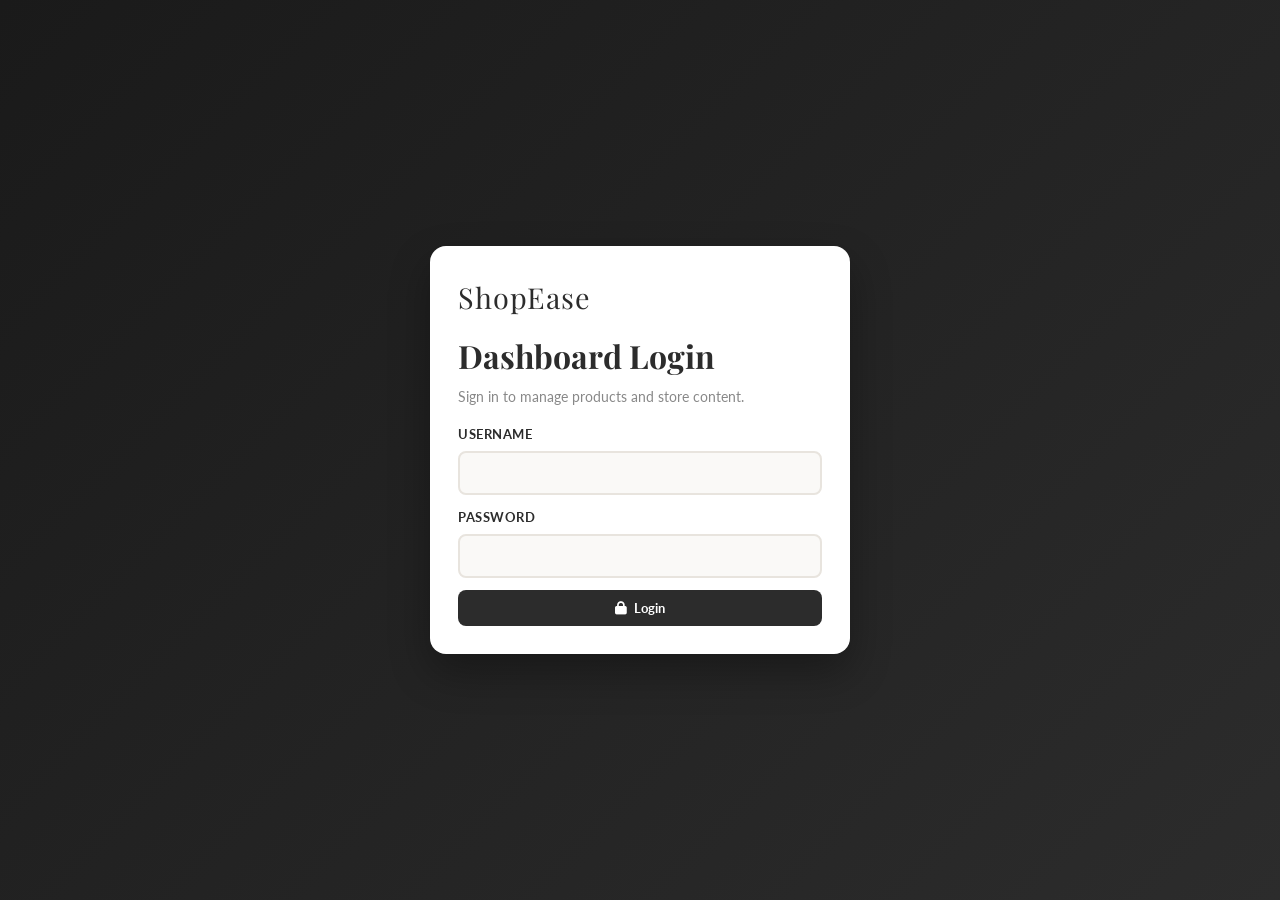
<file: github-repo/wp-admin.html>
<!DOCTYPE html>
<html lang="en">
<head>
  <meta charset="UTF-8" />
  <meta name="viewport" content="width=device-width, initial-scale=1.0" />
  <title>wp-admin - ShopEase</title>
  <link href="https://fonts.googleapis.com/css2?family=Playfair+Display:ital,wght@0,600;0,700;1,600&family=Lato:wght@400;600;700&display=swap" rel="stylesheet" />
  <link rel="stylesheet" href="https://cdnjs.cloudflare.com/ajax/libs/font-awesome/6.4.0/css/all.min.css" />
  <link rel="stylesheet" href="style.css" />
</head>
<body>
  <main class="admin-login-page" id="adminLoginPage">
    <div class="admin-login-card">
      <a href="index.html" class="logo admin-login-logo">Shop<span>Ease</span></a>
      <h1>Dashboard Login</h1>
      <p>Sign in to manage products and store content.</p>
      <form id="adminLoginForm" class="admin-login-form">
        <div class="form-group">
          <label for="adminUser">Username</label>
          <input id="adminUser" type="text" autocomplete="username" required />
        </div>
        <div class="form-group">
          <label for="adminPass">Password</label>
          <input id="adminPass" type="password" autocomplete="current-password" required />
        </div>
        <div class="admin-login-error" id="adminLoginError">Invalid username or password.</div>
        <button type="submit" class="btn-admin btn-admin-primary admin-login-btn">
          <i class="fas fa-lock"></i> Login
        </button>
      </form>
    </div>
  </main>

  <script src="script.js"></script>
</body>
</html>
</file>
<file: github-repo/style.css>
/* ============================================================
   ShopEase - Main Stylesheet
   Pakistani Clothing E-Commerce Website
   University Project
   ============================================================ */

/* --- CSS Variables: Change colors from one place --- */
:root {
  --primary: #2c2c2c;      /* Dark charcoal for text and header */
  --accent: #c8a96e;       /* Gold accent color for buttons */
  --accent-dark: #a8894e;  /* Darker gold for hover effects */
  --bg: #faf9f7;           /* Off-white background */
  --white: #ffffff;
  --light-gray: #f2f0ec;
  --mid-gray: #888;
  --text: #2c2c2c;
  --border: #e8e4de;
  --red: #d64045;          /* For sale badges and errors */
  --success: #2e7d32;      /* Green for success messages */
}

/* --- Reset: Remove default browser margin/padding --- */
* {
  margin: 0;
  padding: 0;
  box-sizing: border-box;
}

/* --- Base Styles --- */
body {
  font-family: 'Lato', sans-serif;
  background-color: var(--bg);
  color: var(--text);
  line-height: 1.6;
  scroll-behavior: smooth;
}

a, button, input, textarea, select {
  transition: all 0.22s ease;
}

:focus-visible {
  outline: 3px solid rgba(200,169,110,0.45);
  outline-offset: 2px;
}

/* Utility: Centers content with max width */
.container {
  max-width: 1200px;
  margin: 0 auto;
  padding: 0 24px;
}

/* Smooth page fade-in animation */
body {
  animation: fadeIn 0.4s ease-in;
}
@keyframes fadeIn {
  from { opacity: 0; transform: translateY(8px); }
  to   { opacity: 1; transform: translateY(0); }
}

/* ============================================================
   HEADER & NAVIGATION
   ============================================================ */
.header {
  background-color: var(--primary);
  position: sticky;    /* Stays on top as user scrolls */
  top: 0;
  z-index: 999;
  box-shadow: 0 2px 12px rgba(0,0,0,0.25);
}

/* Top bar: small info strip above main nav */
.top-bar {
  background: var(--accent);
  text-align: center;
  padding: 6px;
  font-size: 0.78rem;
  color: var(--primary);
  font-weight: 600;
  letter-spacing: 0.5px;
}

/* Main navigation row */
.nav-main {
  display: flex;
  align-items: center;
  justify-content: space-between;
  padding: 18px 24px;
  max-width: 1200px;
  margin: 0 auto;
}

/* Logo styling */
.logo {
  font-family: 'Playfair Display', serif;
  font-size: 1.8rem;
  color: var(--white);
  text-decoration: none;
  letter-spacing: 1px;
}

.logo span {
  color: var(--accent); /* Gold "Ease" part */
}

/* Navigation links */
.nav-links {
  display: flex;
  list-style: none;
  gap: 35px;
}

.nav-links a {
  color: #ccc;
  text-decoration: none;
  font-size: 0.9rem;
  font-weight: 600;
  letter-spacing: 1px;
  text-transform: uppercase;
  transition: color 0.3s;
  position: relative;
  padding-bottom: 4px;
}

/* Underline animation on hover */
.nav-links a::after {
  content: '';
  position: absolute;
  bottom: 0; left: 0;
  width: 0;
  height: 2px;
  background: var(--accent);
  transition: width 0.3s;
}

.nav-links a:hover,
.nav-links a.active {
  color: var(--accent);
}

.nav-links a:hover::after,
.nav-links a.active::after {
  width: 100%;
}

/* Cart button in nav */
.cart-btn {
  display: flex;
  align-items: center;
  gap: 8px;
  background: var(--accent);
  color: var(--primary);
  text-decoration: none;
  padding: 9px 20px;
  border-radius: 30px;
  font-weight: 700;
  font-size: 0.85rem;
  transition: background 0.3s, transform 0.2s;
}

.cart-btn:hover {
  background: var(--accent-dark);
  transform: scale(1.04);
}

/* Cart count badge */
.cart-badge {
  background: var(--primary);
  color: var(--white);
  border-radius: 50%;
  width: 20px;
  height: 20px;
  display: flex;
  align-items: center;
  justify-content: center;
  font-size: 0.72rem;
  font-weight: 700;
}

.nav-toggle {
  display: none;
  width: 40px;
  height: 40px;
  border: 2px solid rgba(255,255,255,0.25);
  background: transparent;
  color: var(--white);
  border-radius: 8px;
  cursor: pointer;
  font-size: 1rem;
  align-items: center;
  justify-content: center;
  transition: border-color 0.25s, background 0.25s;
}

.nav-toggle:hover {
  border-color: var(--accent);
}

.header.nav-open .nav-toggle {
  background: rgba(200,169,110,0.18);
  border-color: var(--accent);
}

/* ============================================================
   HERO SECTION (Home Page)
   ============================================================ */
.hero {
  background: linear-gradient(135deg, #1c1c1c 0%, #2c2c2c 60%, #3a3020 100%);
  color: white;
  min-height: 580px;
  display: flex;
  align-items: center;
  padding: 34px 0 46px;
  position: relative;
  overflow: hidden;
}

/* Decorative circles in the background */
.hero::before {
  content: '';
  position: absolute;
  width: 500px;
  height: 500px;
  border-radius: 50%;
  background: rgba(200, 169, 110, 0.07);
  right: -100px;
  top: -100px;
}

.hero::after {
  content: '';
  position: absolute;
  width: 300px;
  height: 300px;
  border-radius: 50%;
  background: rgba(200, 169, 110, 0.05);
  left: 50%;
  bottom: -80px;
}

.hero-content {
  position: relative;
  z-index: 1;
  max-width: 600px;
  padding: 60px 0;
}

.hero-tag {
  display: inline-block;
  background: var(--accent);
  color: var(--primary);
  font-size: 0.75rem;
  font-weight: 700;
  letter-spacing: 2px;
  text-transform: uppercase;
  padding: 5px 14px;
  border-radius: 20px;
  margin-bottom: 20px;
}

.hero h1 {
  font-family: 'Playfair Display', serif;
  font-size: 3.4rem;
  line-height: 1.2;
  margin-bottom: 20px;
  color: white;
}

.hero h1 em {
  color: var(--accent);
  font-style: italic;
}

.hero p {
  font-size: 1.05rem;
  color: #bbb;
  margin-bottom: 35px;
  max-width: 460px;
}

/* Hero buttons */
.hero-btns {
  display: flex;
  gap: 15px;
  flex-wrap: wrap;
}

.btn-primary {
  background: var(--accent);
  color: var(--primary);
  padding: 13px 32px;
  border: none;
  border-radius: 30px;
  font-family: 'Lato', sans-serif;
  font-weight: 700;
  font-size: 0.95rem;
  cursor: pointer;
  text-decoration: none;
  display: inline-flex;
  align-items: center;
  gap: 8px;
  transition: background 0.3s, transform 0.2s;
}

.btn-primary:hover {
  background: var(--accent-dark);
  transform: translateY(-2px);
}

.btn-outline {
  background: transparent;
  color: white;
  padding: 13px 32px;
  border: 2px solid rgba(255,255,255,0.4);
  border-radius: 30px;
  font-family: 'Lato', sans-serif;
  font-weight: 700;
  font-size: 0.95rem;
  cursor: pointer;
  text-decoration: none;
  display: inline-flex;
  align-items: center;
  gap: 8px;
  transition: all 0.3s;
}

.btn-outline:hover {
  border-color: var(--accent);
  color: var(--accent);
}

/* Hero stats (bottom row) */
.hero-stats {
  display: flex;
  gap: 40px;
  margin-top: 50px;
  padding-top: 30px;
  border-top: 1px solid rgba(255,255,255,0.1);
}

.stat-item h3 {
  font-size: 1.6rem;
  color: var(--accent);
  font-family: 'Playfair Display', serif;
}

.stat-item p {
  font-size: 0.78rem;
  color: #888;
  text-transform: uppercase;
  letter-spacing: 1px;
  margin: 0;
}

/* ============================================================
   FEATURES STRIP (after hero)
   ============================================================ */
.features-strip {
  background: var(--white);
  border-bottom: 1px solid var(--border);
  padding: 22px 0;
}

.features-grid {
  display: flex;
  justify-content: space-around;
  flex-wrap: wrap;
  gap: 20px;
}

.feature-item {
  display: flex;
  align-items: center;
  gap: 12px;
  font-size: 0.88rem;
}

.feature-item i {
  color: var(--accent);
  font-size: 1.3rem;
}

.feature-item strong {
  display: block;
  color: var(--text);
  font-size: 0.9rem;
}

.feature-item span {
  color: var(--mid-gray);
  font-size: 0.78rem;
}

/* ============================================================
   SECTION TITLES (reusable)
   ============================================================ */
.section-title {
  text-align: center;
  margin-bottom: 45px;
}

.section-title .label {
  display: inline-block;
  font-size: 0.75rem;
  font-weight: 700;
  letter-spacing: 3px;
  text-transform: uppercase;
  color: var(--accent);
  margin-bottom: 10px;
}

.section-title h2 {
  font-family: 'Playfair Display', serif;
  font-size: 2.2rem;
  color: var(--primary);
}

.section-title p {
  color: var(--mid-gray);
  font-size: 0.95rem;
  margin-top: 8px;
}

/* ============================================================
   CATEGORIES SECTION (Home Page)
   ============================================================ */
.categories-section {
  padding: 70px 0;
  background: var(--bg);
}

.cat-grid {
  display: grid;
  grid-template-columns: repeat(4, 1fr);
  gap: 20px;
}

/* Each category card */
.cat-card {
  background: var(--white);
  border-radius: 14px;
  overflow: hidden;
  text-align: center;
  padding: 30px 20px;
  cursor: pointer;
  border: 2px solid transparent;
  transition: all 0.3s;
  text-decoration: none;
  color: var(--text);
  box-shadow: 0 2px 12px rgba(0,0,0,0.06);
}

.cat-card:hover {
  border-color: var(--accent);
  transform: translateY(-4px);
  box-shadow: 0 8px 25px rgba(200,169,110,0.2);
}

.cat-icon {
  font-size: 2.5rem;
  margin-bottom: 12px;
}

.cat-card h3 {
  font-size: 1rem;
  font-weight: 700;
  color: var(--primary);
}

.cat-card p {
  font-size: 0.78rem;
  color: var(--mid-gray);
  margin-top: 4px;
}

/* ============================================================
   SHOP PAGE — FILTER BAR
   ============================================================ */
.shop-header {
  background: var(--primary);
  padding: 50px 0 30px;
  text-align: center;
  color: white;
}

.shop-header h1 {
  font-family: 'Playfair Display', serif;
  font-size: 2.4rem;
}

.shop-header p {
  color: #aaa;
  margin-top: 8px;
}

/* Filter bar below shop header */
.filter-bar {
  background: var(--white);
  border-bottom: 1px solid var(--border);
  padding: 16px 0;
  position: sticky;
  top: 80px;
  z-index: 50;
}

.filter-inner {
  display: flex;
  align-items: center;
  gap: 12px;
  flex-wrap: wrap;
}

.filter-label {
  font-weight: 700;
  font-size: 0.85rem;
  color: var(--primary);
  text-transform: uppercase;
  letter-spacing: 1px;
  margin-right: 5px;
}

/* Filter buttons */
.filter-btn {
  padding: 7px 18px;
  border: 2px solid var(--border);
  background: white;
  border-radius: 25px;
  font-family: 'Lato', sans-serif;
  font-size: 0.85rem;
  font-weight: 600;
  cursor: pointer;
  transition: all 0.25s;
  color: var(--text);
}

.filter-btn:hover,
.filter-btn.active {
  background: var(--primary);
  border-color: var(--primary);
  color: white;
}

/* Search in shop page */
.shop-search {
  margin-left: auto;
  display: flex;
  border: 2px solid var(--border);
  border-radius: 25px;
  overflow: hidden;
}

.shop-search input {
  border: none;
  padding: 7px 16px;
  font-family: 'Lato', sans-serif;
  font-size: 0.85rem;
  outline: none;
  width: 200px;
}

.shop-search button {
  background: var(--primary);
  color: white;
  border: none;
  padding: 0 16px;
  cursor: pointer;
  font-size: 0.85rem;
}

/* ============================================================
   PRODUCTS GRID
   ============================================================ */
.products-section {
  padding: 50px 0 80px;
}

/* Responsive grid — adjusts columns automatically */
.products-grid {
  display: grid;
  grid-template-columns: repeat(auto-fill, minmax(255px, 1fr));
  gap: 28px;
}

/* No products found message */
.no-results {
  grid-column: 1 / -1;
  text-align: center;
  padding: 60px 20px;
  color: var(--mid-gray);
}

.no-results i {
  font-size: 3rem;
  margin-bottom: 15px;
  display: block;
}

/* ============================================================
   PRODUCT CARD
   ============================================================ */
.product-card {
  background: var(--white);
  border-radius: 14px;
  overflow: hidden;
  box-shadow: 0 2px 12px rgba(0,0,0,0.07);
  transition: transform 0.3s, box-shadow 0.3s;
  position: relative;
}

.product-link {
  display: block;
  text-decoration: none;
}

.product-card:hover {
  transform: translateY(-6px); /* Lift effect on hover */
  box-shadow: 0 12px 30px rgba(0,0,0,0.13);
}

/* Sale badge on product image */
.sale-badge {
  position: absolute;
  top: 12px;
  left: 12px;
  background: var(--red);
  color: white;
  font-size: 0.72rem;
  font-weight: 700;
  padding: 3px 9px;
  border-radius: 20px;
  letter-spacing: 0.5px;
  z-index: 2;
}

/* New badge */
.new-badge {
  position: absolute;
  top: 12px;
  left: 12px;
  background: var(--primary);
  color: white;
  font-size: 0.72rem;
  font-weight: 700;
  padding: 3px 9px;
  border-radius: 20px;
  letter-spacing: 0.5px;
  z-index: 2;
}

/* Product image */
.product-img {
  width: 100%;
  height: 270px;
  object-fit: cover;
  display: block;
  transition: transform 0.4s;
}

.product-card:hover .product-img {
  transform: scale(1.04); /* Zoom image slightly on hover */
}

/* Product info area */
.product-info {
  padding: 16px;
}

.product-cat {
  font-size: 0.72rem;
  font-weight: 700;
  letter-spacing: 1.5px;
  text-transform: uppercase;
  color: var(--accent);
  margin-bottom: 5px;
}

.product-name {
  font-size: 0.98rem;
  font-weight: 700;
  color: var(--primary);
  margin-bottom: 6px;
  line-height: 1.4;
}

.product-name-link {
  color: inherit;
  text-decoration: none;
  transition: color 0.25s;
}

.product-name-link:hover {
  color: var(--accent);
}

/* Star rating */
.product-rating {
  display: flex;
  align-items: center;
  gap: 4px;
  margin-bottom: 10px;
}

.stars {
  color: #f59e0b; /* Gold stars */
  font-size: 0.8rem;
}

.rating-count {
  color: var(--mid-gray);
  font-size: 0.75rem;
}

/* Price row */
.product-price {
  display: flex;
  align-items: center;
  gap: 10px;
  margin-bottom: 14px;
}

.price-now {
  font-size: 1.15rem;
  font-weight: 700;
  color: var(--red);
}

.price-was {
  font-size: 0.82rem;
  color: #aaa;
  text-decoration: line-through;
}

.btn-view-product {
  width: 100%;
  padding: 10px 0;
  margin-bottom: 10px;
  background: transparent;
  color: var(--primary);
  border: 2px solid var(--border);
  border-radius: 8px;
  font-family: 'Lato', sans-serif;
  font-weight: 700;
  font-size: 0.86rem;
  cursor: pointer;
  transition: all 0.3s;
  display: flex;
  align-items: center;
  justify-content: center;
  gap: 8px;
  text-decoration: none;
}

.btn-view-product:hover {
  border-color: var(--accent);
  color: var(--accent);
}

/* Add to cart button */
.btn-cart {
  width: 100%;
  padding: 10px 0;
  background: var(--primary);
  color: white;
  border: 2px solid var(--primary);
  border-radius: 8px;
  font-family: 'Lato', sans-serif;
  font-weight: 700;
  font-size: 0.88rem;
  cursor: pointer;
  transition: all 0.3s;
  display: flex;
  align-items: center;
  justify-content: center;
  gap: 8px;
}

.btn-cart:hover {
  background: var(--accent);
  border-color: var(--accent);
  color: var(--primary);
}

/* ============================================================
   PRODUCT DETAILS PAGE
   ============================================================ */
.product-detail-page {
  padding: 55px 0 80px;
}

.product-detail-page .container {
  max-width: 1420px;
}

.product-detail-layout {
  display: grid;
  grid-template-columns: 1fr 1.1fr;
  gap: 40px;
  align-items: start;
}

.amazon-product-layout {
  display: grid;
  grid-template-columns: minmax(0, 1.55fr) minmax(0, 0.95fr) 310px;
  gap: 20px;
  align-items: start;
  margin-bottom: 14px;
}

.amazon-gallery-col {
  display: grid;
  grid-template-columns: 96px 1fr;
  gap: 10px;
}

.amazon-thumbs-col {
  display: flex;
  flex-direction: column;
  gap: 8px;
  padding: 0;
  background: transparent;
  overflow: visible;
}

.amazon-main-image-wrap {
  background: #fff;
  border: 1px solid var(--border);
  max-height: 640px;
  overflow: visible;
}

.amazon-info-col {
  background: #fff;
  border-radius: 10px;
  border: 1px solid var(--border);
  padding: 18px;
}

.amazon-product-title {
  font-size: 1.7rem;
  line-height: 1.35;
  margin-bottom: 8px;
}

.amazon-divider {
  height: 1px;
  background: var(--border);
  margin: 12px 0;
}

.amazon-buybox {
  background: #fff;
  border: 1px solid #d5d9d9;
  border-radius: 8px;
  padding: 16px;
  position: sticky;
  top: 110px;
}

.amazon-buy-price {
  font-size: 1.5rem;
  font-weight: 700;
  color: #b12704;
}

.amazon-buy-delivery {
  margin-top: 8px;
  font-size: 0.85rem;
  color: #565959;
}

.amazon-buy-stock {
  margin-top: 10px;
  font-weight: 700;
  font-size: 0.95rem;
}

.amazon-buy-stock.in { color: #007600; }
.amazon-buy-stock.out { color: #b12704; }

.amazon-qty-wrap {
  display: flex;
  align-items: center;
  gap: 8px;
  margin-top: 12px;
  margin-bottom: 10px;
}

.amazon-qty-wrap select {
  display: none;
}

.amazon-qty-controls {
  display: inline-flex;
  align-items: center;
  border: 1px solid #d5d9d9;
  border-radius: 8px;
  overflow: hidden;
}

.amazon-qty-controls button {
  width: 30px;
  height: 30px;
  border: none;
  background: #f3f3f3;
  cursor: pointer;
  font-weight: 700;
}

.amazon-qty-controls button:hover {
  background: #e4e4e4;
}

.amazon-qty-controls span {
  min-width: 34px;
  text-align: center;
  font-weight: 700;
  color: #222;
}

.amazon-btn {
  width: 100%;
  border: none;
  border-radius: 999px;
  padding: 10px 14px;
  font-weight: 700;
  cursor: pointer;
  margin-top: 8px;
}

.amazon-btn-cart {
  background: var(--accent);
  color: var(--primary);
  border: 1px solid var(--accent);
}

.amazon-btn-cart:hover {
  background: var(--accent-dark);
  border-color: var(--accent-dark);
}

.amazon-btn-buy {
  background: var(--primary);
  color: #fff;
  border: 1px solid var(--primary);
}

.amazon-btn-buy:hover {
  background: #1f1f1f;
  border-color: #1f1f1f;
}

.product-detail-image-wrap {
  position: relative;
  border-radius: 14px;
  overflow: hidden;
  box-shadow: 0 6px 20px rgba(0,0,0,0.09);
  background: var(--white);
}

.amazon-main-image-wrap.product-detail-image-wrap {
  overflow: visible;
}

.product-detail-image {
  width: 100%;
  height: 590px;
  object-fit: cover;
  display: block;
}

.product-zoom-panel {
  position: absolute;
  top: 0;
  left: calc(100% + 14px);
  width: 440px;
  height: 440px;
  border: 1px solid #d5d9d9;
  border-radius: 10px;
  background: #fff center center / 220% no-repeat;
  box-shadow: 0 10px 28px rgba(0,0,0,0.16);
  opacity: 0;
  pointer-events: none;
  transform: translateY(8px);
  transition: opacity 0.18s ease, transform 0.18s ease;
  z-index: 9;
}

.product-zoom-panel.show {
  opacity: 1;
  transform: translateY(0);
}

.product-image-nav {
  position: absolute;
  top: 50%;
  transform: translateY(-50%);
  width: 38px;
  height: 38px;
  border-radius: 50%;
  border: none;
  background: rgba(44,44,44,0.72);
  color: #fff;
  display: flex;
  align-items: center;
  justify-content: center;
  cursor: pointer;
  z-index: 3;
}

.product-image-nav:hover {
  background: var(--accent);
  color: var(--primary);
}

.product-image-nav.prev { left: 10px; }
.product-image-nav.next { right: 10px; }

.product-detail-thumb-row {
  display: flex;
  gap: 8px;
  padding: 10px;
  background: #fff;
  overflow-x: auto;
}

.product-detail-thumb {
  border: 2px solid transparent;
  background: #fff;
  border-radius: 8px;
  padding: 0;
  cursor: pointer;
  flex: 0 0 auto;
}

.product-detail-thumb img {
  width: 64px;
  height: 64px;
  object-fit: cover;
  border-radius: 6px;
  display: block;
}

.product-detail-thumb.active {
  border-color: var(--accent);
}

.related-products-wrap {
  margin-top: 34px;
}

.amazon-below-sections {
  display: grid;
  gap: 14px;
  margin-top: 8px;
}

.amazon-below-card {
  background: #fff;
  border: 1px solid var(--border);
  border-radius: 10px;
  padding: 16px;
}

.amazon-below-card h3 {
  color: var(--primary);
  margin-bottom: 8px;
  font-size: 1.08rem;
}

.amazon-below-card ul {
  padding-left: 18px;
  display: grid;
  gap: 6px;
  color: #444;
}

.amazon-below-card p {
  color: #444;
  line-height: 1.8;
}

.amazon-spec-grid {
  display: grid;
  grid-template-columns: repeat(2, minmax(0, 1fr));
  gap: 8px 14px;
}

.amazon-spec-grid div {
  border: 1px solid var(--border);
  border-radius: 8px;
  padding: 8px 10px;
  background: #fafafa;
}

.amazon-spec-grid strong {
  display: block;
  font-size: 0.74rem;
  color: #666;
  margin-bottom: 3px;
}

.amazon-spec-grid span {
  font-size: 0.88rem;
  color: var(--primary);
}

.amazon-reviews-section {
  margin-top: 24px;
  background: #fff;
  border: 1px solid var(--border);
  border-radius: 12px;
  padding: 18px;
}

.amazon-reviews-layout {
  display: grid;
  grid-template-columns: 300px 1fr;
  gap: 22px;
}

.amazon-review-summary h3,
.amazon-review-main h3 {
  color: var(--primary);
  margin-bottom: 10px;
}

.amazon-review-score {
  display: flex;
  align-items: center;
  gap: 8px;
  margin-bottom: 6px;
}

.amazon-review-score strong {
  font-size: 0.95rem;
}

.amazon-review-jump {
  border: none;
  background: none;
  color: var(--mid-gray);
  cursor: pointer;
  text-decoration: underline;
  font: inherit;
}

.amazon-review-jump:hover {
  color: var(--accent);
}

.amazon-rating-row {
  display: grid;
  grid-template-columns: 48px 1fr 40px;
  gap: 8px;
  align-items: center;
  margin-bottom: 7px;
  font-size: 0.8rem;
}

.amazon-rating-bar {
  height: 10px;
  border-radius: 999px;
  background: #f0f2f2;
  overflow: hidden;
}

.amazon-rating-bar span {
  display: block;
  height: 100%;
  background: #f3a847;
}

.amazon-review-image-strip {
  display: grid;
  grid-template-columns: repeat(8, minmax(0, 1fr));
  gap: 8px;
}

.amazon-review-image-thumb {
  padding: 0;
  border: none;
  background: transparent;
  cursor: pointer;
}

.amazon-review-image-strip img {
  width: 100%;
  height: 76px;
  object-fit: cover;
  border-radius: 8px;
  border: 1px solid var(--border);
}

.amazon-review-card {
  border-top: 1px solid var(--border);
  padding: 14px 0;
}

.amazon-review-user {
  display: flex;
  align-items: center;
  gap: 10px;
}

.amazon-review-avatar {
  width: 34px;
  height: 34px;
  border-radius: 50%;
  background: #e8eaed;
  color: #374151;
  display: flex;
  align-items: center;
  justify-content: center;
  font-weight: 700;
  font-size: 0.78rem;
}

.amazon-review-title {
  display: flex;
  align-items: center;
  gap: 8px;
  margin: 8px 0 4px;
}

.amazon-review-title h4 {
  font-size: 0.95rem;
  color: var(--primary);
}

.amazon-verified {
  color: #c45500;
  font-size: 0.78rem;
  font-weight: 700;
  margin-bottom: 6px;
}

.amazon-review-card p {
  color: #3b3b3b;
  font-size: 0.9rem;
}

.amazon-review-photo {
  width: 110px;
  height: 110px;
  object-fit: cover;
  border-radius: 10px;
  border: 1px solid var(--border);
  margin-top: 10px;
  display: block;
}

.amazon-review-photo-link {
  display: inline-block;
  padding: 0;
  border: none;
  background: transparent;
  cursor: pointer;
}

.review-image-viewer {
  display: none;
  position: fixed;
  inset: 0;
  background: rgba(0,0,0,0.72);
  z-index: 10000;
  padding: 20px;
}

.review-image-viewer.show {
  display: grid;
  place-items: center;
}

.review-image-viewer-dialog {
  width: min(1050px, 100%);
  max-height: 90vh;
  background: #fff;
  border-radius: 12px;
  position: relative;
  overflow: auto;
  padding: 18px;
}

.review-image-close {
  position: absolute;
  top: 10px;
  right: 10px;
  width: 34px;
  height: 34px;
  border: none;
  border-radius: 50%;
  background: #f2f0ec;
  color: #222;
  cursor: pointer;
}

.review-image-nav {
  position: absolute;
  top: 50%;
  transform: translateY(-50%);
  width: 40px;
  height: 40px;
  border-radius: 50%;
  border: none;
  background: rgba(44,44,44,0.75);
  color: #fff;
  cursor: pointer;
  display: inline-flex;
  align-items: center;
  justify-content: center;
  z-index: 2;
}

.review-image-nav.prev {
  left: 10px;
}

.review-image-nav.next {
  right: 10px;
}

.review-image-nav:hover {
  background: var(--accent);
  color: var(--primary);
}

.review-image-viewer-grid {
  display: grid;
  grid-template-columns: minmax(0, 1.2fr) minmax(0, 1fr);
  gap: 16px;
}

.review-image-main img {
  width: 100%;
  max-height: 72vh;
  object-fit: contain;
  border-radius: 10px;
}

.review-image-side h4 {
  color: var(--primary);
  margin-bottom: 8px;
}

.review-image-side p {
  color: #333;
  margin-top: 10px;
  line-height: 1.8;
}

.amazon-add-review-box {
  border-top: 1px solid var(--border);
  margin-top: 10px;
  padding-top: 14px;
  max-height: 1000px;
  opacity: 1;
  overflow: hidden;
  transition: max-height 0.26s ease, opacity 0.22s ease;
}

.amazon-add-review-box.collapsed {
  max-height: 0;
  opacity: 0;
  margin-top: 0;
  padding-top: 0;
  border-top: none;
}

.review-stars-input {
  display: inline-flex;
  gap: 4px;
  padding: 4px 8px;
  border: 1px solid var(--border);
  border-radius: 999px;
  background: #fff;
}

.review-star-btn {
  border: none;
  background: transparent;
  color: #d1d5db;
  font-size: 1.2rem;
  cursor: pointer;
  padding: 2px;
  transform: scale(1);
  transition: transform 0.15s ease, color 0.15s ease;
}

.review-star-btn:hover {
  transform: scale(1.12);
}

.review-star-btn.active {
  color: #f59e0b;
}

.review-star-btn.hovered {
  color: #fbbf24;
}

.review-stars-meta {
  margin-top: 6px;
  font-size: 0.82rem;
  font-weight: 700;
  color: #7a5a1f;
}

.product-detail-info {
  background: var(--white);
  border-radius: 14px;
  padding: 28px;
  box-shadow: 0 2px 12px rgba(0,0,0,0.07);
}

.product-detail-info h2 {
  font-family: 'Playfair Display', serif;
  font-size: 2rem;
  color: var(--primary);
  margin-bottom: 10px;
}

.product-detail-rating {
  margin-bottom: 14px;
}

.product-detail-price {
  margin-bottom: 18px;
}

.product-discount {
  background: #fff1f1;
  color: var(--red);
  font-size: 0.75rem;
  font-weight: 700;
  letter-spacing: 0.5px;
  text-transform: uppercase;
  padding: 5px 10px;
  border-radius: 18px;
}

.product-detail-description {
  color: #555;
  font-size: 0.95rem;
  line-height: 1.8;
  margin-bottom: 16px;
}

.product-detail-highlights {
  display: grid;
  gap: 9px;
  margin-bottom: 22px;
}

.product-detail-highlights div {
  color: #4a4a4a;
  font-size: 0.9rem;
}

.product-detail-highlights i {
  color: var(--success);
  margin-right: 7px;
}

.product-detail-actions {
  display: grid;
  grid-template-columns: 1fr 1fr;
  gap: 10px;
}

.btn-outline-dark {
  width: 100%;
  padding: 10px 0;
  background: transparent;
  color: var(--primary);
  border: 2px solid var(--primary);
  border-radius: 8px;
  font-family: 'Lato', sans-serif;
  font-weight: 700;
  font-size: 0.88rem;
  cursor: pointer;
  transition: all 0.3s;
  display: flex;
  align-items: center;
  justify-content: center;
  gap: 8px;
  text-decoration: none;
}

.btn-outline-dark:hover {
  background: var(--primary);
  color: white;
}

.product-not-found {
  background: var(--white);
  border-radius: 14px;
  text-align: center;
  padding: 55px 24px;
  box-shadow: 0 2px 12px rgba(0,0,0,0.07);
}

.product-not-found i {
  font-size: 3.2rem;
  color: var(--border);
  margin-bottom: 14px;
}

.product-not-found h2 {
  color: var(--primary);
  margin-bottom: 8px;
}

.product-not-found p {
  color: var(--mid-gray);
  margin-bottom: 18px;
}

/* ============================================================
   CART PAGE
   ============================================================ */
.page-banner {
  background: var(--primary);
  padding: 45px 0;
  text-align: center;
  color: white;
}

.page-banner h1 {
  font-family: 'Playfair Display', serif;
  font-size: 2.2rem;
}

.page-banner p {
  color: #aaa;
  margin-top: 6px;
  font-size: 0.9rem;
}

/* Breadcrumb navigation */
.breadcrumb {
  display: flex;
  align-items: center;
  justify-content: center;
  gap: 8px;
  margin-top: 14px;
  font-size: 0.83rem;
  color: #888;
}

.breadcrumb a {
  color: var(--accent);
  text-decoration: none;
}

.breadcrumb a:hover {
  text-decoration: underline;
}

.cart-page {
  padding: 50px 0 80px;
}

/* Two-column layout: cart items + summary */
.cart-layout {
  display: grid;
  grid-template-columns: 1fr 360px;
  gap: 35px;
  align-items: start;
}

/* Left column: list of cart items */
.cart-items-col h2 {
  font-size: 1.2rem;
  margin-bottom: 20px;
  color: var(--primary);
  padding-bottom: 12px;
  border-bottom: 2px solid var(--border);
}

/* Individual cart item card */
.cart-item {
  background: var(--white);
  border-radius: 12px;
  padding: 18px;
  display: flex;
  gap: 16px;
  margin-bottom: 16px;
  box-shadow: 0 2px 8px rgba(0,0,0,0.06);
  align-items: center;
}

.cart-item img {
  width: 90px;
  height: 90px;
  object-fit: cover;
  border-radius: 8px;
  flex-shrink: 0;
}

.cart-item-details {
  flex: 1;
}

.cart-item-details h4 {
  font-size: 0.95rem;
  margin-bottom: 4px;
  color: var(--primary);
}

.cart-item-details .item-cat {
  font-size: 0.75rem;
  color: var(--accent);
  font-weight: 700;
  letter-spacing: 1px;
  text-transform: uppercase;
  margin-bottom: 8px;
}

.cart-item-details .item-price {
  font-size: 1rem;
  font-weight: 700;
  color: var(--red);
}

/* Quantity controls: minus, number, plus */
.qty-controls {
  display: flex;
  align-items: center;
  gap: 10px;
  margin-top: 10px;
}

.qty-btn {
  width: 28px;
  height: 28px;
  border: 2px solid var(--border);
  background: white;
  border-radius: 50%;
  cursor: pointer;
  font-size: 1rem;
  font-weight: 700;
  display: flex;
  align-items: center;
  justify-content: center;
  transition: all 0.2s;
}

.qty-btn:hover {
  background: var(--primary);
  color: white;
  border-color: var(--primary);
}

.qty-num {
  font-weight: 700;
  font-size: 0.95rem;
  min-width: 20px;
  text-align: center;
}

/* Remove item button */
.remove-btn {
  background: none;
  border: none;
  color: #ccc;
  font-size: 1.1rem;
  cursor: pointer;
  padding: 5px;
  transition: color 0.2s;
  margin-left: auto;
}

.remove-btn:hover {
  color: var(--red);
}

/* Right column: order summary box */
.cart-summary {
  background: var(--white);
  border-radius: 14px;
  padding: 28px;
  box-shadow: 0 2px 12px rgba(0,0,0,0.07);
  position: sticky;
  top: 110px;
}

.cart-summary h3 {
  font-size: 1.2rem;
  margin-bottom: 22px;
  padding-bottom: 14px;
  border-bottom: 2px solid var(--border);
  color: var(--primary);
}

.summary-row {
  display: flex;
  justify-content: space-between;
  align-items: center;
  margin-bottom: 12px;
  font-size: 0.9rem;
  color: var(--mid-gray);
}

.summary-row.total {
  font-size: 1.1rem;
  font-weight: 700;
  color: var(--primary);
  margin-top: 15px;
  padding-top: 15px;
  border-top: 2px solid var(--border);
}

/* COD payment method box */
.cod-box {
  display: flex;
  align-items: flex-start;
  gap: 12px;
  background: #f0f9f0;
  border: 2px solid #c8e6c9;
  border-radius: 10px;
  padding: 14px;
  margin: 18px 0;
}

.cod-box i {
  color: var(--success);
  font-size: 1.3rem;
  margin-top: 2px;
}

.cod-box strong {
  display: block;
  font-size: 0.9rem;
  color: var(--success);
  margin-bottom: 2px;
}

.cod-box p {
  font-size: 0.78rem;
  color: #555;
  margin: 0;
}

/* Checkout button */
.btn-checkout {
  width: 100%;
  padding: 14px;
  background: var(--accent);
  color: var(--primary);
  border: none;
  border-radius: 10px;
  font-family: 'Lato', sans-serif;
  font-size: 1rem;
  font-weight: 700;
  cursor: pointer;
  transition: background 0.3s, transform 0.2s;
  display: flex;
  align-items: center;
  justify-content: center;
  gap: 8px;
  text-decoration: none;
}

.btn-checkout:hover {
  background: var(--accent-dark);
  transform: translateY(-2px);
}

.continue-link {
  display: block;
  text-align: center;
  margin-top: 14px;
  color: var(--mid-gray);
  text-decoration: none;
  font-size: 0.85rem;
  transition: color 0.3s;
}

.continue-link:hover {
  color: var(--accent);
}

/* Empty cart message */
.empty-cart {
  text-align: center;
  padding: 80px 20px;
}

.empty-cart i {
  font-size: 4rem;
  color: var(--border);
  display: block;
  margin-bottom: 20px;
}

.empty-cart h3 {
  font-size: 1.5rem;
  color: var(--primary);
  margin-bottom: 10px;
}

.empty-cart p {
  color: var(--mid-gray);
  margin-bottom: 25px;
}

/* ============================================================
   ORDER / CHECKOUT FORM PAGE
   ============================================================ */
.order-page {
  padding: 50px 0 80px;
}

/* Step progress bar */
.steps-bar {
  display: flex;
  align-items: center;
  justify-content: center;
  gap: 0;
  margin-bottom: 45px;
}

.step {
  display: flex;
  align-items: center;
  gap: 8px;
  font-size: 0.82rem;
  font-weight: 700;
  color: #bbb;
}

.step-num {
  width: 32px;
  height: 32px;
  border-radius: 50%;
  background: #ddd;
  color: white;
  display: flex;
  align-items: center;
  justify-content: center;
  font-size: 0.85rem;
  font-weight: 700;
  transition: all 0.3s;
}

.step.done .step-num {
  background: var(--success);
}

.step.active .step-num {
  background: var(--accent);
  color: var(--primary);
}

.step.active {
  color: var(--primary);
}

/* Lines connecting steps */
.step-line {
  width: 80px;
  height: 2px;
  background: #ddd;
  margin: 0 5px;
}

/* Two-column layout: form left, summary right */
.order-layout {
  display: grid;
  grid-template-columns: 1fr 360px;
  gap: 35px;
  align-items: start;
}

/* Checkout form box */
.form-box {
  background: var(--white);
  border-radius: 14px;
  padding: 32px;
  box-shadow: 0 2px 12px rgba(0,0,0,0.07);
}

.form-box h2 {
  font-size: 1.3rem;
  margin-bottom: 24px;
  color: var(--primary);
  padding-bottom: 14px;
  border-bottom: 2px solid var(--border);
}

/* Form group: label + input pair */
.form-group {
  margin-bottom: 18px;
}

.form-group label {
  display: block;
  font-size: 0.83rem;
  font-weight: 700;
  color: var(--primary);
  margin-bottom: 6px;
  text-transform: uppercase;
  letter-spacing: 0.5px;
}

/* Form inputs, textareas, selects */
.form-group input,
.form-group textarea,
.form-group select {
  width: 100%;
  padding: 11px 14px;
  border: 2px solid var(--border);
  border-radius: 8px;
  font-family: 'Lato', sans-serif;
  font-size: 0.93rem;
  color: var(--text);
  background: var(--bg);
  transition: border-color 0.3s;
  outline: none;
}

/* Highlight input when user clicks it */
.form-group input:focus,
.form-group textarea:focus,
.form-group select:focus {
  border-color: var(--accent);
  background: white;
}

/* Two inputs side by side */
.form-row {
  display: grid;
  grid-template-columns: 1fr 1fr;
  gap: 16px;
}

/* Place order button */
.btn-place-order {
  width: 100%;
  padding: 15px;
  background: var(--accent);
  color: var(--primary);
  border: none;
  border-radius: 10px;
  font-family: 'Lato', sans-serif;
  font-size: 1.05rem;
  font-weight: 700;
  cursor: pointer;
  transition: background 0.3s, transform 0.2s;
  display: flex;
  align-items: center;
  justify-content: center;
  gap: 10px;
  margin-top: 10px;
}

.btn-place-order:hover {
  background: var(--accent-dark);
  transform: translateY(-2px);
}

/* Order summary sidebar on checkout page */
.order-summary-box {
  background: var(--white);
  border-radius: 14px;
  padding: 28px;
  box-shadow: 0 2px 12px rgba(0,0,0,0.07);
  position: sticky;
  top: 110px;
}

.order-summary-box h3 {
  font-size: 1.1rem;
  margin-bottom: 18px;
  padding-bottom: 12px;
  border-bottom: 2px solid var(--border);
  color: var(--primary);
}

/* Mini item in order summary */
.mini-item {
  display: flex;
  gap: 12px;
  align-items: center;
  padding: 10px 0;
  border-bottom: 1px solid var(--border);
}

.mini-item img {
  width: 55px;
  height: 55px;
  object-fit: cover;
  border-radius: 6px;
}

.mini-item-name {
  font-size: 0.85rem;
  font-weight: 600;
  color: var(--primary);
}

.mini-item-price {
  font-size: 0.83rem;
  color: var(--red);
  font-weight: 700;
  margin-top: 2px;
}

.mini-item-qty {
  font-size: 0.75rem;
  color: var(--mid-gray);
}

/* ============================================================
   ORDER SUCCESS PAGE
   ============================================================ */
.success-page {
  min-height: 80vh;
  display: flex;
  align-items: center;
  justify-content: center;
  padding: 60px 20px;
}

.success-card {
  background: var(--white);
  border-radius: 20px;
  padding: 60px 50px;
  text-align: center;
  max-width: 550px;
  width: 100%;
  box-shadow: 0 8px 40px rgba(0,0,0,0.1);
  animation: popIn 0.5s cubic-bezier(0.175, 0.885, 0.32, 1.275);
}

@keyframes popIn {
  from { transform: scale(0.8); opacity: 0; }
  to   { transform: scale(1); opacity: 1; }
}

/* Big green checkmark icon */
.success-icon {
  width: 90px;
  height: 90px;
  background: linear-gradient(135deg, #4caf50, #2e7d32);
  border-radius: 50%;
  display: flex;
  align-items: center;
  justify-content: center;
  margin: 0 auto 25px;
  font-size: 2.5rem;
  color: white;
  box-shadow: 0 8px 25px rgba(76,175,80,0.4);
}

.success-card h1 {
  font-family: 'Playfair Display', serif;
  font-size: 2rem;
  color: var(--primary);
  margin-bottom: 12px;
}

.success-card > p {
  color: var(--mid-gray);
  font-size: 0.95rem;
  margin-bottom: 28px;
}

/* Order ID display */
.order-id-box {
  background: var(--light-gray);
  border-radius: 10px;
  padding: 16px 24px;
  margin: 20px 0;
  font-size: 1rem;
}

.order-id-box span {
  color: var(--mid-gray);
  font-size: 0.85rem;
  display: block;
  margin-bottom: 4px;
}

.order-id-box strong {
  font-size: 1.4rem;
  color: var(--primary);
  letter-spacing: 2px;
  font-family: 'Playfair Display', serif;
}

/* COD reminder box */
.cod-reminder {
  background: #f0f9f0;
  border: 2px solid #c8e6c9;
  border-radius: 10px;
  padding: 16px;
  margin: 20px 0;
  display: flex;
  align-items: center;
  gap: 12px;
  text-align: left;
}

.cod-reminder i {
  font-size: 1.5rem;
  color: var(--success);
  flex-shrink: 0;
}

.cod-reminder p {
  font-size: 0.88rem;
  color: #333;
  margin: 0;
}

/* Countdown timer for redirect */
.countdown-box {
  margin: 24px 0 0;
  font-size: 0.85rem;
  color: var(--mid-gray);
}

.countdown-num {
  display: inline-block;
  width: 36px;
  height: 36px;
  background: var(--accent);
  color: var(--primary);
  border-radius: 50%;
  font-weight: 700;
  font-size: 1rem;
  line-height: 36px;
  text-align: center;
  margin: 0 4px;
}

/* ============================================================
   ABOUT PAGE
   ============================================================ */
.about-hero {
  background: linear-gradient(135deg, #1c1c1c, #2c2c2c);
  color: white;
  padding: 80px 0;
  text-align: center;
}

.about-hero h1 {
  font-family: 'Playfair Display', serif;
  font-size: 2.8rem;
  margin-bottom: 15px;
}

.about-hero p {
  color: #bbb;
  font-size: 1rem;
  max-width: 550px;
  margin: 0 auto;
}

.about-section {
  padding: 70px 0;
}

.about-grid {
  display: grid;
  grid-template-columns: 1fr 1fr;
  gap: 60px;
  align-items: center;
}

.about-text h2 {
  font-family: 'Playfair Display', serif;
  font-size: 2rem;
  color: var(--primary);
  margin-bottom: 16px;
}

.about-text p {
  color: #555;
  line-height: 1.9;
  margin-bottom: 16px;
  font-size: 0.95rem;
}

.about-img-box {
  background: var(--light-gray);
  border-radius: 16px;
  padding: 40px;
  text-align: center;
  font-size: 5rem;
}

/* Values grid on about page */
.values-section {
  background: var(--primary);
  padding: 70px 0;
  color: white;
}

.values-grid {
  display: grid;
  grid-template-columns: repeat(3, 1fr);
  gap: 30px;
  margin-top: 40px;
}

.value-card {
  text-align: center;
  padding: 30px 20px;
  background: rgba(255,255,255,0.05);
  border-radius: 14px;
  border: 1px solid rgba(255,255,255,0.08);
}

.value-card i {
  font-size: 2rem;
  color: var(--accent);
  margin-bottom: 14px;
}

.value-card h3 {
  font-size: 1rem;
  margin-bottom: 8px;
  color: white;
}

.value-card p {
  font-size: 0.83rem;
  color: #888;
  line-height: 1.7;
}

/* Team section */
.team-section {
  padding: 70px 0;
  background: var(--bg);
}

.team-grid {
  display: grid;
  grid-template-columns: repeat(3, 1fr);
  gap: 28px;
  margin-top: 40px;
}

.team-card {
  background: var(--white);
  border-radius: 14px;
  padding: 30px 20px;
  text-align: center;
  box-shadow: 0 2px 12px rgba(0,0,0,0.06);
  transition: transform 0.3s;
}

.team-card:hover {
  transform: translateY(-5px);
}

.team-avatar {
  width: 80px;
  height: 80px;
  background: var(--accent);
  background-size: cover;
  background-position: center;
  background-repeat: no-repeat;
  border-radius: 50%;
  display: flex;
  align-items: center;
  justify-content: center;
  font-size: 1.2rem;
  font-weight: 700;
  margin: 0 auto 15px;
  color: #fff;
  text-shadow: 0 1px 3px rgba(0,0,0,0.45);
}

.team-card h3 {
  font-size: 1rem;
  color: var(--primary);
  margin-bottom: 4px;
}

.team-card p {
  font-size: 0.8rem;
  color: var(--mid-gray);
}

/* ============================================================
   CONTACT PAGE
   ============================================================ */
.contact-section {
  padding: 70px 0 80px;
}

.contact-grid {
  display: grid;
  grid-template-columns: 1fr 1.4fr;
  gap: 50px;
  align-items: start;
}

/* Left column: contact info */
.contact-info h2 {
  font-family: 'Playfair Display', serif;
  font-size: 1.9rem;
  color: var(--primary);
  margin-bottom: 14px;
}

.contact-info p {
  color: #555;
  line-height: 1.8;
  margin-bottom: 28px;
  font-size: 0.92rem;
}

/* Info items: icon + text */
.info-item {
  display: flex;
  align-items: flex-start;
  gap: 16px;
  margin-bottom: 22px;
}

.info-icon {
  width: 44px;
  height: 44px;
  background: var(--accent);
  border-radius: 50%;
  display: flex;
  align-items: center;
  justify-content: center;
  color: var(--primary);
  font-size: 1rem;
  flex-shrink: 0;
}

.info-text strong {
  display: block;
  font-size: 0.88rem;
  color: var(--primary);
  margin-bottom: 3px;
}

.info-text span {
  font-size: 0.85rem;
  color: var(--mid-gray);
}

/* Right column: contact form */
.contact-form-box {
  background: var(--white);
  border-radius: 14px;
  padding: 36px;
  box-shadow: 0 2px 16px rgba(0,0,0,0.08);
}

.contact-form-box h3 {
  font-size: 1.2rem;
  margin-bottom: 24px;
  color: var(--primary);
}

/* Contact form send button */
.btn-send {
  width: 100%;
  padding: 13px;
  background: var(--primary);
  color: white;
  border: none;
  border-radius: 8px;
  font-family: 'Lato', sans-serif;
  font-size: 0.95rem;
  font-weight: 700;
  cursor: pointer;
  transition: background 0.3s;
  display: flex;
  align-items: center;
  justify-content: center;
  gap: 8px;
}

.btn-send:hover {
  background: var(--accent);
  color: var(--primary);
}

/* Success message after form submit */
.form-success {
  display: none;
  background: #f0f9f0;
  border: 2px solid #c8e6c9;
  border-radius: 10px;
  padding: 16px;
  text-align: center;
  color: var(--success);
  font-weight: 700;
  margin-top: 16px;
}

/* ============================================================
   TOAST NOTIFICATION (bottom right popup)
   ============================================================ */
.toast {
  position: fixed;
  bottom: 30px;
  right: 30px;
  background: var(--primary);
  color: white;
  padding: 14px 22px;
  border-radius: 12px;
  display: flex;
  align-items: center;
  gap: 10px;
  font-size: 0.9rem;
  font-weight: 600;
  box-shadow: 0 6px 20px rgba(0,0,0,0.25);
  transform: translateY(100px);  /* Hidden below screen */
  opacity: 0;
  transition: all 0.4s ease;
  z-index: 9999;
}

.toast.show {
  transform: translateY(0); /* Slides up when shown */
  opacity: 1;
}

.toast i {
  color: #4caf50;
  font-size: 1.1rem;
}

/* ============================================================
   FOOTER
   ============================================================ */
.footer {
  background: #111;
  color: #aaa;
  padding: 55px 0 0;
}

.footer-grid {
  display: grid;
  grid-template-columns: 2fr 1fr 1fr 1.5fr;
  gap: 40px;
  margin-bottom: 40px;
}

.footer-brand .logo {
  font-size: 1.5rem;
  margin-bottom: 12px;
  display: block;
}

.footer-brand p {
  font-size: 0.85rem;
  line-height: 1.8;
  color: #888;
  max-width: 250px;
}

.footer-col h4 {
  font-size: 0.85rem;
  font-weight: 700;
  color: white;
  text-transform: uppercase;
  letter-spacing: 1.5px;
  margin-bottom: 18px;
}

.footer-col ul {
  list-style: none;
}

.footer-col ul li {
  margin-bottom: 10px;
}

.footer-col ul li a {
  color: #888;
  text-decoration: none;
  font-size: 0.85rem;
  transition: color 0.3s;
}

.footer-col ul li a:hover {
  color: var(--accent);
}

.footer-contact-item {
  display: flex;
  align-items: flex-start;
  gap: 10px;
  margin-bottom: 12px;
  font-size: 0.85rem;
}

.footer-contact-item i {
  color: var(--accent);
  margin-top: 3px;
  flex-shrink: 0;
}

/* Footer bottom bar */
.footer-bottom {
  border-top: 1px solid #222;
  padding: 18px 0;
  text-align: center;
  font-size: 0.8rem;
  color: #555;
}

/* ============================================================
   RESPONSIVE (Mobile & Tablet friendly)
   ============================================================ */
@media (max-width: 900px) {
  .hero {
    padding: 44px 0 58px;
  }
  .hero-content {
    padding-top: 86px;
  }
  .top-bar {
    font-size: 0.76rem;
    padding: 8px 14px;
    line-height: 1.25;
    letter-spacing: 0.2px;
  }
  .nav-main {
    position: relative;
    padding: 12px 16px;
    gap: 12px;
    display: grid;
    grid-template-columns: 1fr auto auto;
    align-items: center;
  }
  .logo {
    font-size: 1.9rem;
    line-height: 1;
  }
  .nav-toggle {
    display: inline-flex;
    width: 44px;
    height: 44px;
    font-size: 1.1rem;
    order: 2;
  }
  .nav-links {
    display: none;
    width: calc(100% - 32px);
    position: absolute;
    left: 16px;
    top: calc(100% + 10px);
    z-index: 1200;
    flex-direction: column;
    gap: 8px;
    background: #171717;
    border: 1px solid rgba(255,255,255,0.1);
    border-radius: 14px;
    padding: 12px;
    box-shadow: 0 16px 35px rgba(0,0,0,0.35);
  }
  .header.nav-open .nav-links {
    display: flex;
  }
  .nav-links a {
    display: block;
    font-size: 0.86rem;
    padding: 10px 12px;
    border-radius: 9px;
    background: rgba(255,255,255,0.02);
  }
  .nav-links a:hover,
  .nav-links a.active {
    background: rgba(200,169,110,0.12);
  }
  .cart-btn {
    justify-self: end;
    order: 3;
    padding: 10px 14px;
    font-size: 0.85rem;
    gap: 6px;
    border-radius: 999px;
  }
  .shop-header {
    padding: 38px 0 24px;
  }
  .shop-header h1 { font-size: 2rem; }
  .filter-bar {
    top: 66px;
    padding: 12px 0;
  }
  .filter-inner {
    gap: 8px;
  }
  .shop-search {
    margin-left: 0;
    width: 100%;
    margin-top: 4px;
  }
  .shop-search input {
    width: 100%;
    min-width: 0;
  }
  .products-section {
    padding: 36px 0 64px;
  }
  .products-grid {
    grid-template-columns: repeat(2, minmax(0, 1fr));
    gap: 14px;
  }
  .product-img {
    height: 210px;
  }
  .product-info {
    padding: 12px;
  }
  .price-now {
    font-size: 1rem;
  }
  .product-detail-layout,
  .amazon-product-layout { grid-template-columns: 1fr; }
  .amazon-gallery-col { grid-template-columns: 1fr; }
  .amazon-thumbs-col {
    flex-direction: row;
    overflow-x: auto;
  }
  .amazon-buybox {
    position: static;
    top: auto;
  }
  .product-zoom-panel {
    display: none;
  }
  .amazon-spec-grid {
    grid-template-columns: 1fr;
  }
  .amazon-reviews-layout {
    grid-template-columns: 1fr;
  }
  .amazon-review-image-strip {
    grid-template-columns: repeat(4, minmax(0, 1fr));
  }
  .review-image-viewer-grid {
    grid-template-columns: 1fr;
  }
  .cart-layout,
  .order-layout,
  .contact-grid,
  .about-grid { grid-template-columns: 1fr; }
  .cart-summary,
  .order-summary-box {
    position: static;
    top: auto;
  }
  .cart-item {
    align-items: flex-start;
  }
  .hero h1 { font-size: 2.2rem; }
  .hero p { font-size: 0.95rem; }
  .hero-stats {
    gap: 20px;
    margin-top: 30px;
    padding-top: 20px;
    flex-wrap: wrap;
  }
  .cat-grid { grid-template-columns: repeat(2, 1fr); }
  .footer-grid { grid-template-columns: 1fr 1fr; }
  .values-grid,
  .team-grid { grid-template-columns: 1fr; }
}

@media (max-width: 600px) {
  .hero {
    padding: 50px 0 64px;
  }
  .hero-content {
    padding-top: 96px;
  }
  .container { padding: 0 14px; }
  .top-bar {
    font-size: 0.72rem;
    padding: 7px 12px;
  }
  .nav-main {
    grid-template-columns: 1fr auto auto;
    padding: 10px 12px;
    gap: 8px;
  }
  .logo {
    font-size: 1.6rem;
  }
  .nav-toggle {
    width: 40px;
    height: 40px;
    font-size: 1rem;
  }
  .cart-btn {
    padding: 8px 11px;
    font-size: 0.8rem;
    min-width: 0;
  }
  .cart-badge {
    width: 18px;
    height: 18px;
    font-size: 0.67rem;
  }
  .nav-links {
    width: calc(100% - 24px);
    left: 12px;
    top: calc(100% + 8px);
    padding: 10px;
  }
  .nav-links a {
    font-size: 0.82rem;
    padding: 9px 10px;
  }
  .hero h1 { font-size: 1.7rem; }
  .hero {
    min-height: 500px;
  }
  .hero-btns {
    width: 100%;
  }
  .btn-primary,
  .btn-outline {
    width: 100%;
    justify-content: center;
  }
  .page-banner h1,
  .shop-header h1 {
    font-size: 1.7rem;
  }
  .breadcrumb {
    flex-wrap: wrap;
    row-gap: 4px;
  }
  .products-grid {
    grid-template-columns: 1fr;
    gap: 16px;
  }
  .product-img { height: 250px; }
  .filter-btn {
    font-size: 0.78rem;
    padding: 6px 13px;
  }
  .steps-bar {
    margin-bottom: 28px;
  }
  .step span {
    display: none;
  }
  .step-line {
    width: 38px;
  }
  .form-box,
  .contact-form-box,
  .order-summary-box,
  .cart-summary {
    padding: 20px;
  }
  .cart-item {
    flex-direction: column;
    gap: 10px;
  }
  .cart-item img {
    width: 100%;
    height: 210px;
  }
  .remove-btn {
    margin-left: 0;
  }
  .about-hero h1 {
    font-size: 2.1rem;
  }
  .about-section,
  .team-section,
  .contact-section,
  .order-page,
  .cart-page {
    padding: 44px 0 56px;
  }
  .form-row { grid-template-columns: 1fr; }
  .success-card { padding: 40px 24px; }
  .product-detail-image { height: 380px; }
  .product-detail-info h2 { font-size: 1.6rem; }
  .product-detail-actions { grid-template-columns: 1fr; }
  .footer-grid { grid-template-columns: 1fr; }
}

/* ============================================================
   ADMIN DASHBOARD
   ============================================================ */
.admin-page {
  padding: 44px 0 80px;
}

.admin-shell {
  display: grid;
  grid-template-columns: 250px 1fr;
  gap: 18px;
  align-items: start;
}

.admin-sidebar {
  background: #161616;
  border-radius: 14px;
  padding: 14px;
  position: sticky;
  top: 96px;
}

.admin-sidebar h2 {
  color: #fff;
  font-size: 1rem;
  margin-bottom: 10px;
}

.admin-nav-btn {
  width: 100%;
  border: 1px solid rgba(255,255,255,0.08);
  background: #222;
  color: #ddd;
  border-radius: 10px;
  padding: 10px 12px;
  margin-bottom: 8px;
  text-align: left;
  font-weight: 700;
  font-size: 0.85rem;
  cursor: pointer;
  display: flex;
  align-items: center;
  gap: 8px;
}

.admin-nav-btn.active,
.admin-nav-btn:hover {
  background: rgba(200,169,110,0.18);
  border-color: rgba(200,169,110,0.5);
  color: #fff;
}

.admin-content {
  min-width: 0;
}

.admin-stats-grid {
  display: grid;
  grid-template-columns: repeat(3, 1fr);
  gap: 18px;
  margin-bottom: 22px;
}

.admin-kpi-grid {
  grid-template-columns: repeat(4, 1fr);
}

.admin-overview-grid {
  display: grid;
  grid-template-columns: 1fr 1fr;
  gap: 18px;
  margin-bottom: 18px;
}

.admin-status-chart,
.admin-top-products {
  display: grid;
  gap: 10px;
}

.admin-status-row,
.admin-top-product-row {
  border: 1px solid var(--border);
  border-radius: 10px;
  padding: 10px;
  background: #fff;
}

.admin-status-label,
.admin-top-product-meta {
  display: flex;
  justify-content: space-between;
  align-items: center;
  margin-bottom: 6px;
}

.admin-status-label span,
.admin-top-product-meta span {
  font-size: 0.8rem;
  color: var(--mid-gray);
}

.admin-status-label strong,
.admin-top-product-meta strong {
  color: var(--primary);
  font-size: 0.85rem;
}

.admin-status-bar,
.admin-top-product-bar {
  height: 8px;
  border-radius: 999px;
  background: #f0f2f2;
  overflow: hidden;
}

.admin-status-bar span,
.admin-top-product-bar span {
  display: block;
  height: 100%;
  background: linear-gradient(90deg, #2c2c2c, #c8a96e);
}

.admin-stat-card {
  background: var(--white);
  border-radius: 14px;
  padding: 20px;
  box-shadow: 0 2px 12px rgba(0,0,0,0.07);
}

.admin-stat-card span {
  display: block;
  color: var(--mid-gray);
  font-size: 0.82rem;
  text-transform: uppercase;
  letter-spacing: 1px;
}

.admin-stat-card strong {
  display: block;
  margin-top: 6px;
  font-size: 1.5rem;
  color: var(--primary);
  font-family: 'Playfair Display', serif;
}

.admin-layout {
  display: grid;
  grid-template-columns: 360px 1fr;
  gap: 20px;
  align-items: start;
}

.products-layout {
  grid-template-columns: 1fr;
  gap: 14px;
}

.admin-product-editor-panel {
  border-top: 3px solid rgba(200,169,110,0.45);
}

.admin-editor-head {
  display: flex;
  align-items: center;
  justify-content: space-between;
  gap: 10px;
}

.admin-editor-toggle {
  width: 38px;
  height: 38px;
  padding: 0;
  justify-content: center;
}

.admin-editor-toggle i {
  transition: transform 0.22s ease;
}

.admin-product-editor-panel.open .admin-editor-toggle i {
  transform: rotate(180deg);
}

.admin-editor-body {
  max-height: 0;
  overflow: hidden;
  opacity: 0;
  transform: translateY(-4px);
  transition: max-height 0.28s ease, opacity 0.24s ease, transform 0.24s ease;
}

.admin-editor-body.open {
  max-height: 3000px;
  opacity: 1;
  transform: translateY(0);
  margin-top: 10px;
}

.admin-panel-highlight {
  box-shadow: 0 0 0 2px rgba(200,169,110,0.45), 0 2px 12px rgba(0,0,0,0.07);
}

.admin-form-enhanced {
  display: grid;
  grid-template-columns: repeat(2, minmax(0, 1fr));
  gap: 12px 16px;
}

.admin-form-enhanced > .form-row,
.admin-form-enhanced > .admin-form-actions {
  grid-column: 1 / -1;
}

.admin-form-enhanced .form-row {
  margin: 0;
}

.admin-form-enhanced .admin-form-actions {
  justify-content: flex-end;
  border-top: 1px solid var(--border);
  padding-top: 10px;
}

.admin-panel {
  background: var(--white);
  border-radius: 14px;
  padding: 24px;
  box-shadow: 0 2px 12px rgba(0,0,0,0.07);
}

.admin-panel h2 {
  font-size: 1.2rem;
  color: var(--primary);
}

.admin-hint {
  font-size: 0.84rem;
  color: var(--mid-gray);
  margin: 6px 0 14px;
}

.admin-checkbox-row {
  display: flex;
  align-items: center;
  gap: 10px;
  padding: 10px 0;
  color: var(--text);
  font-size: 0.9rem;
}

.admin-theme-checkbox {
  appearance: none;
  -webkit-appearance: none;
  width: 20px !important;
  min-width: 20px;
  width: 20px;
  height: 20px;
  padding: 0 !important;
  margin: 0;
  border: 2px solid var(--accent);
  border-radius: 6px;
  background: #fff;
  cursor: pointer;
  position: relative;
  flex: 0 0 20px;
}

.admin-theme-checkbox:checked {
  background: var(--accent);
  border-color: var(--accent-dark);
}

.admin-theme-checkbox:checked::after {
  content: '';
  position: absolute;
  left: 5px;
  top: 1px;
  width: 5px;
  height: 10px;
  border: solid var(--primary);
  border-width: 0 2px 2px 0;
  transform: rotate(45deg);
}

.admin-form .form-group {
  margin-bottom: 12px;
}

.admin-inline-inputs {
  display: flex;
  gap: 8px;
  flex-wrap: wrap;
}

.admin-inline-inputs input {
  flex: 1 1 260px;
  min-width: 0;
}

.admin-inline-inputs .btn-admin {
  flex: 0 0 auto;
}


.admin-gallery-list {
  display: grid;
  gap: 8px;
}

.admin-gallery-item {
  display: grid;
  grid-template-columns: 56px 1fr auto;
  gap: 10px;
  align-items: center;
  border: 1px solid var(--border);
  border-radius: 10px;
  padding: 8px;
  background: #fff;
}

.admin-gallery-item img {
  width: 56px;
  height: 56px;
  object-fit: cover;
  border-radius: 8px;
}

.admin-gallery-item-meta strong {
  display: block;
  color: var(--primary);
  font-size: 0.82rem;
}

.admin-gallery-item-meta span {
  font-size: 0.74rem;
  color: var(--mid-gray);
}

.admin-gallery-actions {
  display: flex;
  gap: 6px;
}

.admin-form-actions {
  display: flex;
  gap: 10px;
  margin-top: 6px;
}

.btn-admin {
  border: none;
  border-radius: 8px;
  padding: 10px 14px;
  font-family: 'Lato', sans-serif;
  font-weight: 700;
  font-size: 0.84rem;
  cursor: pointer;
  display: inline-flex;
  align-items: center;
  gap: 7px;
}

.btn-admin-primary {
  background: var(--primary);
  color: #fff;
}

.btn-admin-primary:hover {
  background: var(--accent);
  color: var(--primary);
}

.btn-admin-light {
  background: var(--light-gray);
  color: var(--primary);
}

.btn-admin-light:hover {
  background: #e8e3d9;
}

.btn-admin-danger {
  background: #ffe7e7;
  color: var(--red);
}

.btn-admin-danger:hover {
  background: #ffd8d8;
}

.admin-table-head {
  display: flex;
  justify-content: space-between;
  gap: 12px;
  align-items: center;
  margin-bottom: 12px;
}

.admin-reviews-filters {
  display: flex;
  align-items: center;
  gap: 8px;
}

.admin-table-wrap {
  border: 1px solid var(--border);
  border-radius: 12px;
  overflow: auto;
}

.admin-table {
  width: 100%;
  border-collapse: collapse;
}

.admin-table th,
.admin-table td {
  padding: 12px 10px;
  border-bottom: 1px solid var(--border);
  text-align: left;
  font-size: 0.84rem;
}

.admin-table th {
  background: #faf7f1;
  text-transform: uppercase;
  letter-spacing: 0.6px;
  font-size: 0.74rem;
}

.admin-product-cell {
  display: flex;
  align-items: center;
  gap: 10px;
}

.admin-product-cell img {
  width: 44px;
  height: 44px;
  object-fit: cover;
  border-radius: 8px;
}

.admin-product-cell strong {
  display: block;
  color: var(--primary);
}

.admin-product-cell span {
  font-size: 0.75rem;
  color: var(--mid-gray);
}

.admin-actions-cell {
  display: flex;
  gap: 8px;
}

.admin-subtext {
  font-size: 0.75rem;
  color: var(--mid-gray);
  font-weight: 600;
}

.admin-empty {
  display: none;
  text-align: center;
  padding: 20px;
  color: var(--mid-gray);
}

.admin-modal-backdrop {
  display: none;
  position: fixed;
  inset: 0;
  background: rgba(0,0,0,0.55);
  z-index: 9999;
  padding: 18px;
}

.admin-modal-backdrop.show {
  display: grid;
  place-items: center;
}

.admin-modal {
  width: min(980px, 100%);
  max-height: 90vh;
  overflow: auto;
  background: #fff;
  border-radius: 14px;
  padding: 16px;
}

.admin-modal-head {
  display: flex;
  justify-content: space-between;
  align-items: center;
  gap: 12px;
  margin-bottom: 12px;
}

.admin-modal-body h4 {
  margin: 14px 0 8px;
  color: var(--primary);
}

.admin-order-grid {
  display: grid;
  grid-template-columns: repeat(2, minmax(0, 1fr));
  gap: 8px 14px;
}

.admin-order-grid div {
  background: #faf7f1;
  border-radius: 8px;
  padding: 8px 10px;
}

.admin-order-grid strong {
  display: block;
  font-size: 0.75rem;
  color: #6d5b3a;
  margin-bottom: 2px;
}

.admin-order-grid span {
  font-size: 0.84rem;
  color: var(--primary);
}

.admin-order-totals {
  margin-top: 10px;
  display: grid;
  gap: 6px;
}

.admin-order-totals div {
  display: flex;
  justify-content: space-between;
  border-bottom: 1px solid var(--border);
  padding-bottom: 5px;
}

.admin-theme-grid {
  display: grid;
  grid-template-columns: repeat(5, minmax(0, 1fr));
  gap: 10px;
}

.admin-logo-preview {
  margin-top: 8px;
  min-height: 54px;
  border: 1px dashed var(--border);
  border-radius: 10px;
  display: flex;
  align-items: center;
  justify-content: center;
  background: #fff;
}

.admin-theme-item {
  border: 1px solid var(--border);
  border-radius: 10px;
  padding: 8px;
  cursor: pointer;
}

.admin-theme-item.active {
  border-color: var(--accent);
  box-shadow: 0 0 0 2px rgba(200,169,110,0.2);
}

.admin-theme-preview {
  height: 40px;
  border-radius: 8px;
  margin-bottom: 6px;
}

.admin-simple-list {
  margin-top: 10px;
  display: grid;
  gap: 8px;
}

.admin-simple-item {
  border: 1px solid var(--border);
  border-radius: 10px;
  padding: 8px 10px;
  display: grid;
  grid-template-columns: 1fr auto;
  gap: 10px;
  align-items: center;
  background: #fff;
}

.admin-simple-meta strong {
  display: block;
  font-size: 0.86rem;
}

.admin-simple-meta span {
  font-size: 0.75rem;
  color: var(--mid-gray);
}

.admin-order-status-select {
  border: 1px solid var(--border);
  border-radius: 8px;
  padding: 7px 8px;
  font-size: 0.82rem;
  background: #fff;
}

.admin-status-chip {
  display: inline-block;
  padding: 4px 9px;
  border-radius: 999px;
  font-size: 0.74rem;
  font-weight: 700;
}

.status-pending { background: #fff1cc; color: #8a6d00; }
.status-processing { background: #dceeff; color: #0f4f91; }
.status-shipped { background: #e9ddff; color: #5a2f9a; }
.status-delivered { background: #dbf7e6; color: #1f7a44; }
.status-cancelled { background: #ffe3e3; color: #ab2d2d; }
.status-approved { background: #dbf7e6; color: #1f7a44; }
.status-declined { background: #ffe3e3; color: #ab2d2d; }

@media (max-width: 900px) {
  .admin-shell {
    grid-template-columns: 1fr;
  }
  .admin-sidebar {
    position: static;
  }
  .admin-kpi-grid,
  .admin-stats-grid,
  .admin-layout,
  .admin-overview-grid {
    grid-template-columns: 1fr;
  }
  .admin-table-head {
    flex-direction: column;
    align-items: stretch;
  }
  .admin-reviews-filters {
    flex-direction: column;
    align-items: stretch;
  }
  .admin-form-enhanced {
    grid-template-columns: 1fr;
  }
  .admin-order-grid {
    grid-template-columns: 1fr;
  }
}

@media (prefers-reduced-motion: reduce) {
  * {
    animation: none !important;
    transition: none !important;
    scroll-behavior: auto !important;
  }
}

/* ============================================================
   ADMIN LOGIN PAGE
   ============================================================ */
.admin-login-page {
  min-height: 100vh;
  display: grid;
  place-items: center;
  padding: 20px;
  background: linear-gradient(135deg, #1a1a1a, #2c2c2c);
}

.admin-login-card {
  width: 100%;
  max-width: 420px;
  background: #fff;
  border-radius: 16px;
  padding: 28px;
  box-shadow: 0 18px 40px rgba(0,0,0,0.32);
}

.admin-login-logo {
  color: var(--primary);
  display: inline-block;
  margin-bottom: 10px;
}

.admin-login-card h1 {
  font-family: 'Playfair Display', serif;
  color: var(--primary);
  margin-bottom: 4px;
}

.admin-login-card p {
  color: var(--mid-gray);
  margin-bottom: 16px;
  font-size: 0.9rem;
}

.admin-login-form .form-group {
  margin-bottom: 12px;
}

.admin-login-error {
  display: none;
  background: #ffe7e7;
  border: 1px solid #ffcaca;
  color: #ad2a2a;
  border-radius: 8px;
  padding: 10px 12px;
  font-size: 0.83rem;
  margin-bottom: 12px;
}

.admin-login-btn {
  width: 100%;
  justify-content: center;
}
</file>
